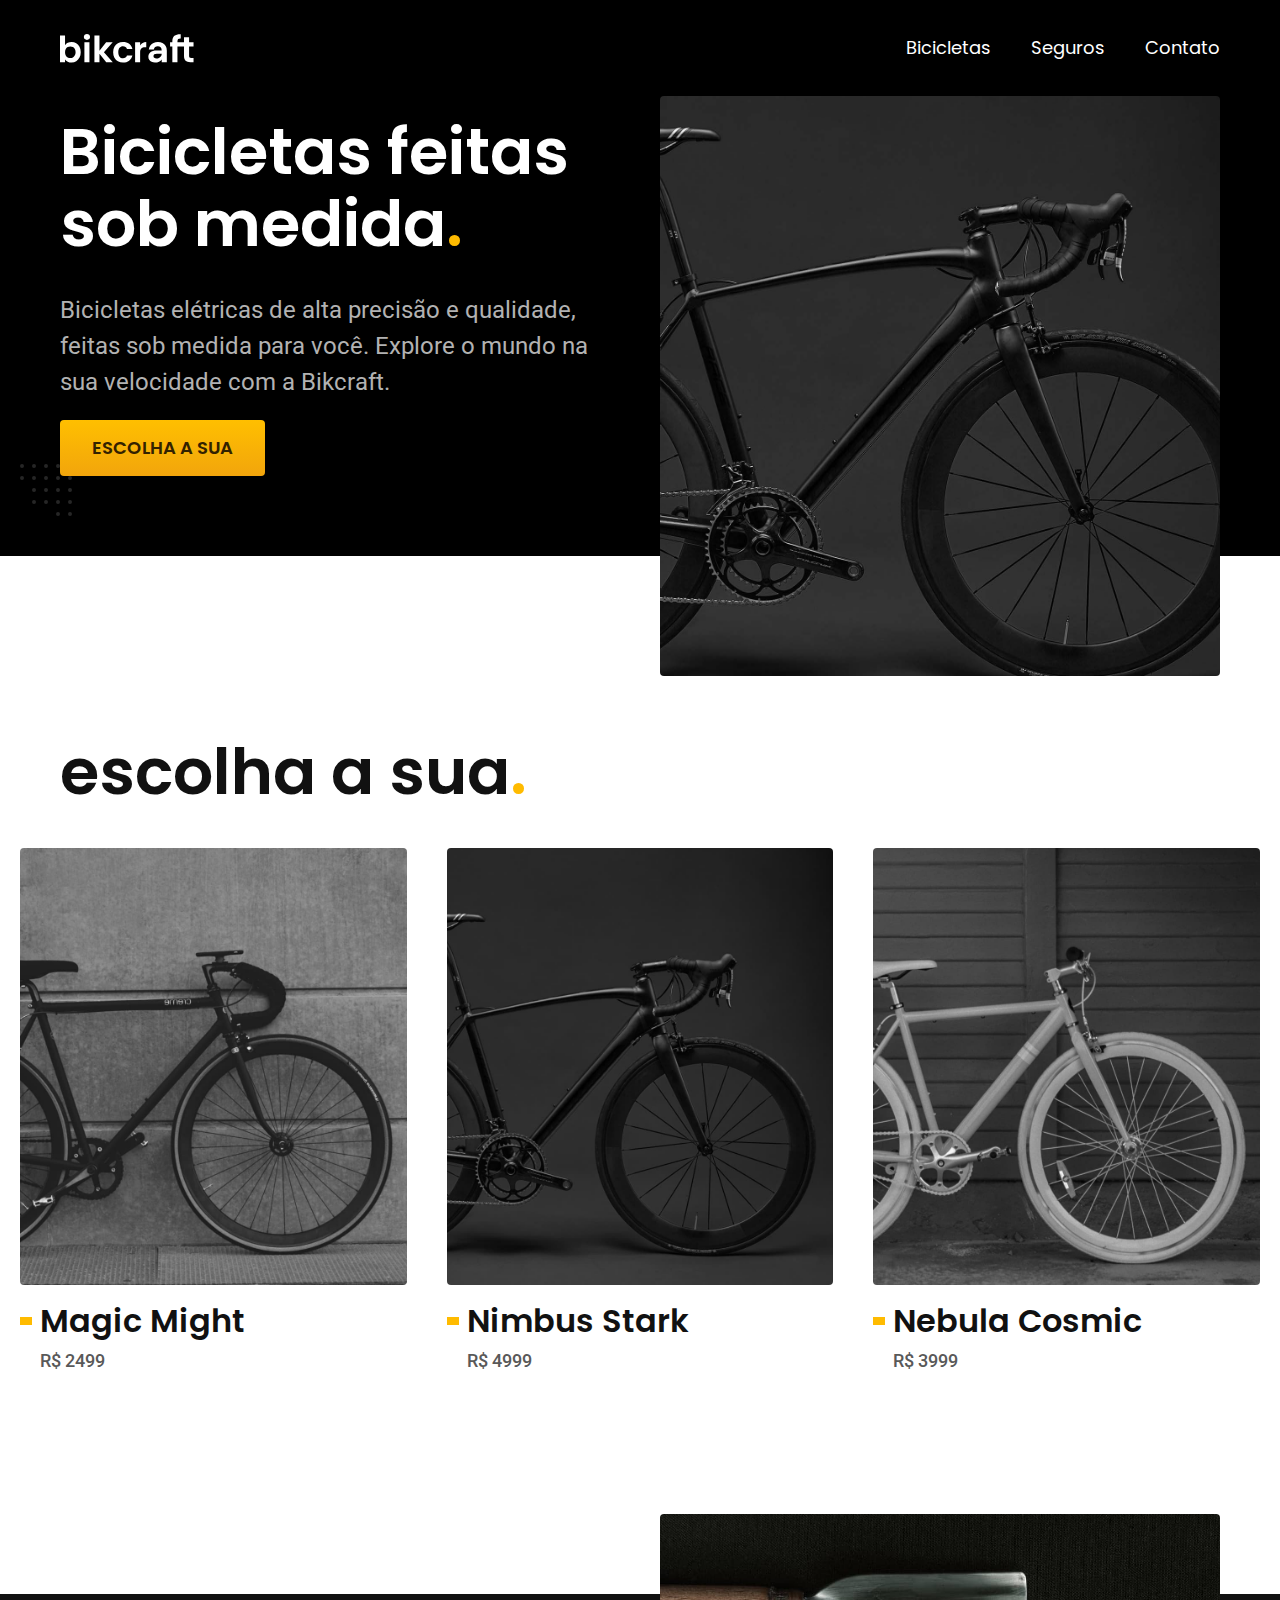
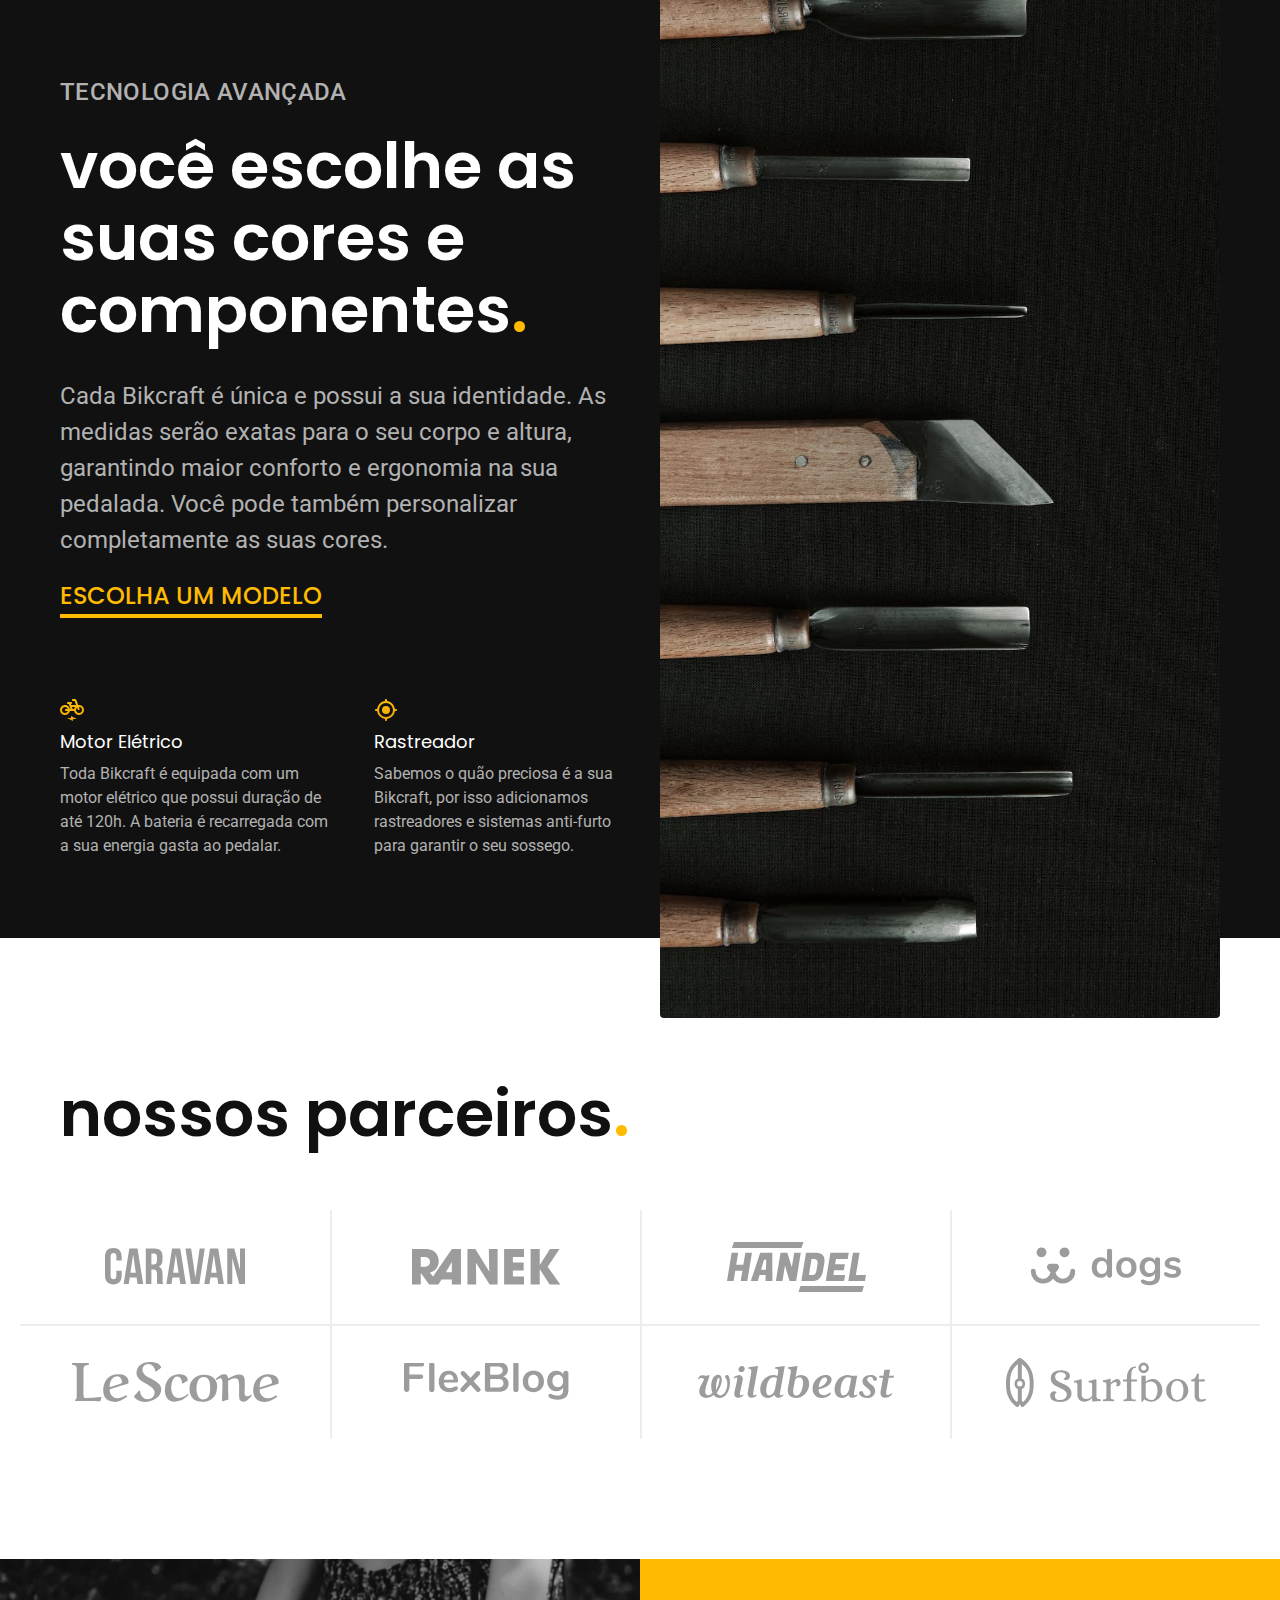
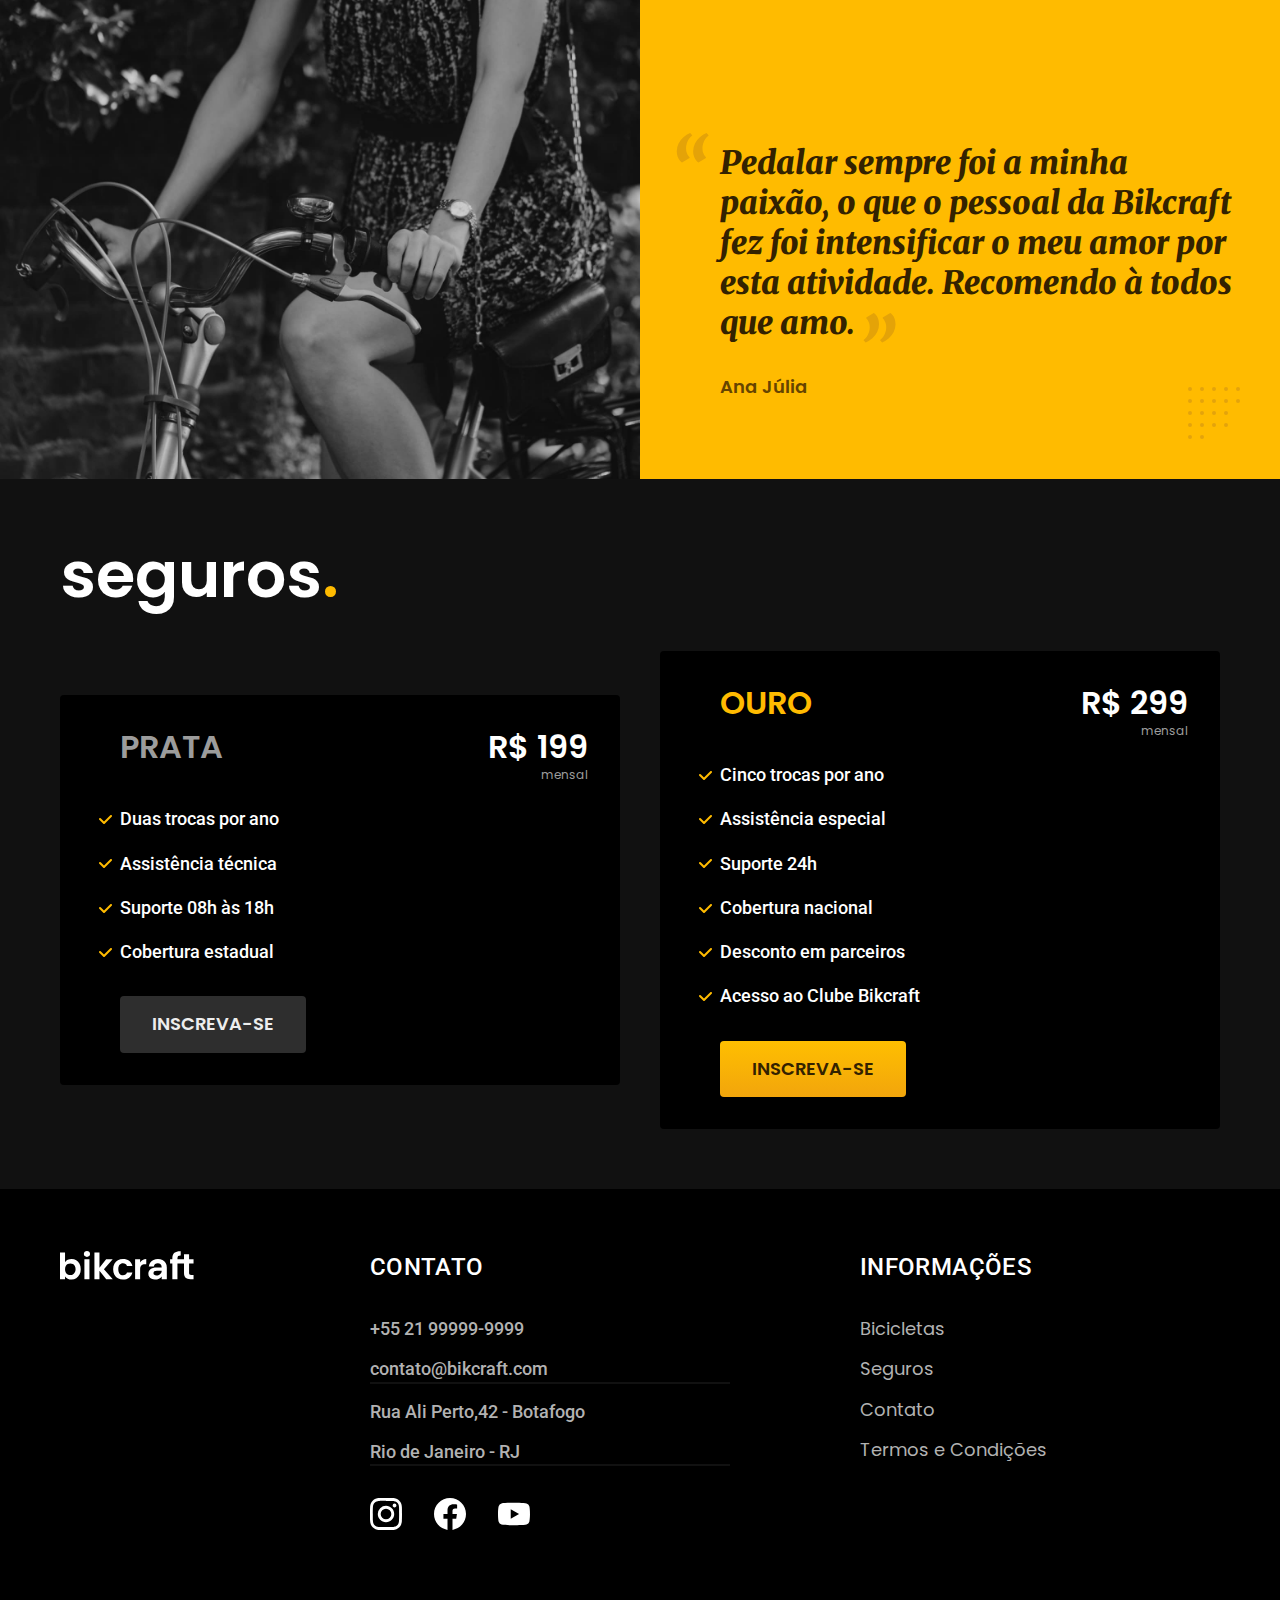
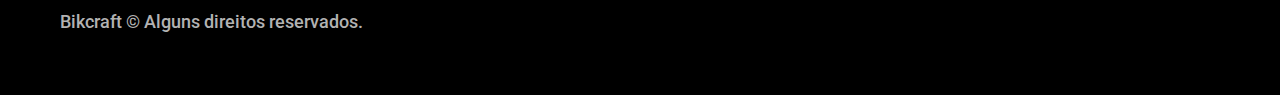
<file: index.html>
<!DOCTYPE html>
<html lang="pt-br">

<head>
  <meta charset="UTF-8">
  <meta http-equiv="X-UA-Compatible" content="IE=edge">
  <meta name="viewport" content="width=device-width, initial-scale=1.0">
  <meta name="description" content="Bicicletas elétricas de alta precisão e qualidade, feitas sob medida para você. Explore o mundo na sua velocidade com a Bikcraft.
  ">
  <link rel="preload" href="/css/style.css" as="style">
  <link rel="stylesheet" href="/css/style.css">
  <link rel="preconnect" href="https://fonts.googleapis.com">
  <link rel="preconnect" href="https://fonts.gstatic.com" crossorigin>
  <link href="https://fonts.googleapis.com/css2?family=Merriweather:ital,wght@1,900&family=Poppins:wght@400;600&family=Roboto:wght@400;500&display=swap" rel="stylesheet">
  <title>Bikcraft - Bicicletas Elétricas</title>
</head>

<body>
  <header class="header-bg">
    <div class="header conteiner">
      <a href="/"><img src="/img/bikcraft.svg" width="136" height="32" alt="bikcraft"></a>
      <nav>
        <ul class="header-menu font-1-m cor-0">
          <li><a href="./bicicletas.html">Bicicletas</a></li>
          <li><a href="./seguros.html">Seguros</a></li>
          <li><a href="./contato.html">Contato</a></li>
        </ul>
      </nav>
    </div>
  </header>
  <main class="intro-bg">
    <div class="intro conteiner">
      <div class="intro-conteudo">
        <h1 class="font-1-xxl cor-0">Bicicletas feitas sob medida<span class="cor-p1">.</span></h1>
        <p class="font-2-l cor-5">Bicicletas elétricas de alta precisão e qualidade, feitas sob medida para você. Explore o mundo na sua velocidade com a Bikcraft.</p><a href="./bicicletas.html" class="botao">Escolha a sua</a>
      </div>
      <picture>
        <source media="(max-width: 800px)" srcset="./img/bicicletas/nimbus.jpg">
        <img src="./img/fotos/introducao.jpg" width="1280" height="1600" alt="Bicicleta elétrica preta">
      </picture>
    </div>
  </main>
  <article class="bicicleta-lista">
    <h2 class="font-1-xxl conteiner">escolha a sua<span class="cor-p1">.</span></h2>
    <ul>
      <li><a href="./bicicletas/magic.html"><img src="/img/bicicletas/magic-home.jpg" width="920" height="1040" alt="Bicicleta preta">
          <h3 class="font-1-xl">Magic Might</h3><span class="font-2-m cor-8">R$ 2499</span>
        </a>
      </li>
      <li><a href="./bicicletas/nimbus.html"><img src="/img/bicicletas/nimbus-home.jpg" width="920" height="1040" alt="Bicicleta preta">
          <h3 class="font-1-xl">Nimbus Stark</h3><span class="font-2-m cor-8">R$ 4999</span>
        </a>
      </li>
      <li><a href="./bicicletas/nebula.html"><img src="/img/bicicletas/nebula-home.jpg" width="920" height="1040" alt="Bicicleta branca">
          <h3 class="font-1-xl">Nebula Cosmic</h3><span class="font-2-m cor-8">R$ 3999</span>
      </li></a>
    </ul>
  </article>
  <article class="tecnologia-bg">
    <div class="tecnologia conteiner">
      <div class="tecnologia-conteudo">
        <span class="font-2-l-b cor-5">tecnologia avançada</span>
        <h2 class="font-1-xxl cor-0">você escolhe as suas cores e componentes<span class="cor-p1">.</span></h2>
        <p class="font-2-l cor-5">Cada Bikcraft é única e possui a sua identidade. As medidas serão exatas para o seu corpo e altura, garantindo maior conforto e ergonomia na sua pedalada. Você pode também personalizar completamente as suas cores.</p>
        <a href="./bicicletas.html" class="link">escolha um modelo</a>
        <div class="tecnologia-vantagens">
          <div>
            <img src="/img/icones/eletrica.svg" width="24" height="24" alt="Elétrica">
            <h3 class="font-1-m cor-0">Motor Elétrico</h3>
            <p class="font-2-s cor-5">Toda Bikcraft é equipada com um motor elétrico que possui duração de até 120h. A bateria é recarregada com a sua energia gasta ao pedalar.</p>
          </div>
          <div>
            <img src="/img/icones/rastreador.svg" width="24" height="24" alt="Rastreador">
            <h3 class="font-1-m cor-0">Rastreador</h3>
            <p class="font-2-s cor-5">Sabemos o quão preciosa é a sua Bikcraft, por isso adicionamos rastreadores e sistemas anti-furto para garantir o seu sossego.</p>
          </div>
        </div>
      </div>
      <div class="tecnologia-imagem">
        <img src="/img/fotos/tecnologia.jpg" width="1200" height="1920" alt="ferramentas">
      </div>
    </div>
  </article>
  <section class="parceiros" aria-label="Nossos Parceiros">
    <h2 class="font-1-xxl conteiner">nossos parceiros<span class="cor-p1">.</span></h2>
    <ul>
      <li><img src="/img/parceiros/caravan.svg" width="140" height="38" alt="Caravan"></li>
      <li><img src="/img/parceiros/ranek.svg" width="149" height="36" alt="Ranek"></li>
      <li><img src="/img/parceiros/handel.svg" width="139" height="50" alt="Handel"></li>
      <li><img src="/img/parceiros/dogs.svg" width="152" height="39" alt="Dogs"></li>
      <li><img src="/img/parceiros/lescone.svg" width="208" height="41" alt="Lescone"></li>
      <li><img src="/img/parceiros/flexblog.svg" width="165" height="38" alt="Flexblog"></li>
      <li><img src="/img/parceiros/wildbeast.svg" width="196" height="34" alt="Wildbeast"></li>
      <li><img src="/img/parceiros/surfbot.svg" width="200" height="49" alt="Surfbot"></li>
    </ul>
  </section>
  <section class="depoimento" aria-label="Depoimento">
    <div><img src="/img/fotos/depoimento.jpg" width="1560" height="1360" alt="Depoimento"></div>
    <div class="depoimento-conteudo">
      <blockquote class="font-1-xl cor-p5">
        <p>Pedalar sempre foi a minha paixão, o que o pessoal da Bikcraft fez foi intensificar o meu amor por esta atividade. Recomendo à todos que amo.</p>
      </blockquote>
      <span class="font-1-m-b cor-p4">Ana Júlia</span>
    </div>
  </section>
  <article class="seguros-bg">
    <div class="seguros conteiner">
      <h2 class="font-1-xxl cor-0">seguros<span class="cor-p1">.</span></h2>
      <div class="seguros-item">
        <h3 class="font-1-xl cor-6">PRATA</h3><span class="font-1-xl cor-0">R$ 199 <span class="font-1-xs cor-6">mensal</span></span>
        <ul class="cor-0 font-2-m">
          <li>Duas trocas por ano</li>
          <li>Assistência técnica</li>
          <li>Suporte 08h às 18h</li>
          <li>Cobertura estadual</li>
        </ul>
        <a class="botao secundario" href="/orcamento.html">inscreva-se</a>
      </div>
      <div class="seguros-item">
        <h3 class="font-1-xl cor-p1">OURO</h3><span class="font-1-xl cor-0">R$ 299 <span class="font-1-xs cor-6">mensal</span></span>
        <ul class="cor-0 font-2-m">
          <li>Cinco trocas por ano</li>
          <li>Assistência especial</li>
          <li>Suporte 24h</li>
          <li>Cobertura nacional</li>
          <li>Desconto em parceiros</li>
          <li>Acesso ao Clube Bikcraft</li>
        </ul>
        <a class="botao" href="/orcamento.html">inscreva-se</a>
      </div>
    </div>
  </article>
  <footer class="footer-bg">
    <div class="footer conteiner">
      <img src="/img/bikcraft.svg" width="136" height="32" alt="bikcraft">
      <div class="footer-contato">
        <h3 class="font-2-l-b cor-0">contato</h3>
        <ul class="cor-5 font-2-m">
          <li><a href="tel:+5521999999999">+55 21 99999-9999</a></li>
          <li><a href="mail:contato@bikcraft.com">contato@bikcraft.com</a></li>
          <li>Rua Ali Perto,42 - Botafogo</li>
          <li>Rio de Janeiro - RJ</li>
        </ul>
        <div class="footer-redes">
          <a href="/"><img src="/img/redes/instagram.svg" width="32" height="32" alt="instagram"></a>
          <a href="/"><img src="/img/redes/facebook.svg" width="32" height="32" alt="facebook"></a>
          <a href="/"><img src="/img/redes/youtube.svg" width="32" height="32" alt="youtube"></a>
        </div>
      </div>
      <div class="footer-infos">
        <h3 class="font-2-l-b cor-0">informações</h3>
        <nav>
          <ul class="font-1-m cor-5">
            <li><a href="./bicicletas.html">Bicicletas</a></li>
            <li><a href="./seguros.html">Seguros</a></li>
            <li><a href="./contato.html">Contato</a></li>
            <li><a href="./termos.html">Termos e Condições</a></li>
          </ul>
        </nav>
      </div>
      <p class="footer-copy font-2-m cor-5">Bikcraft © Alguns direitos reservados.</p>
    </div>
  </footer>

</body>

</html>
</file>
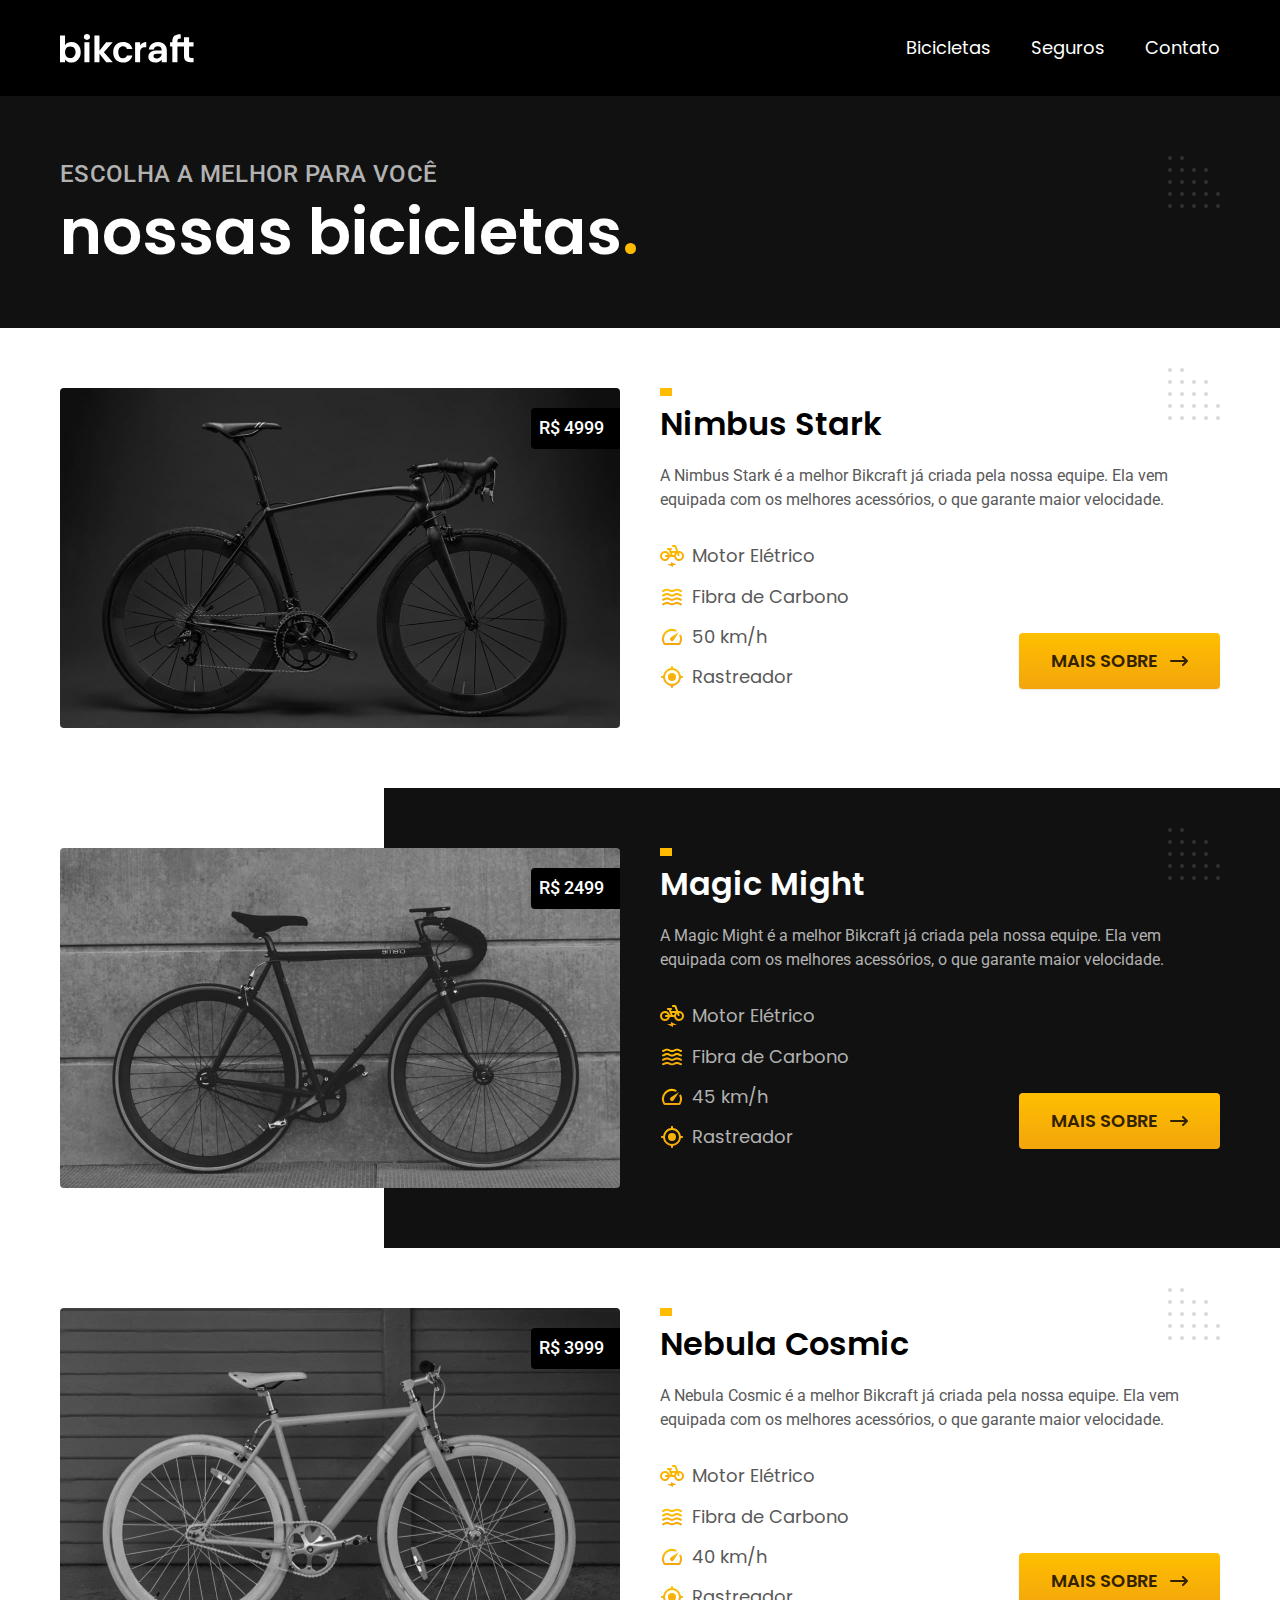
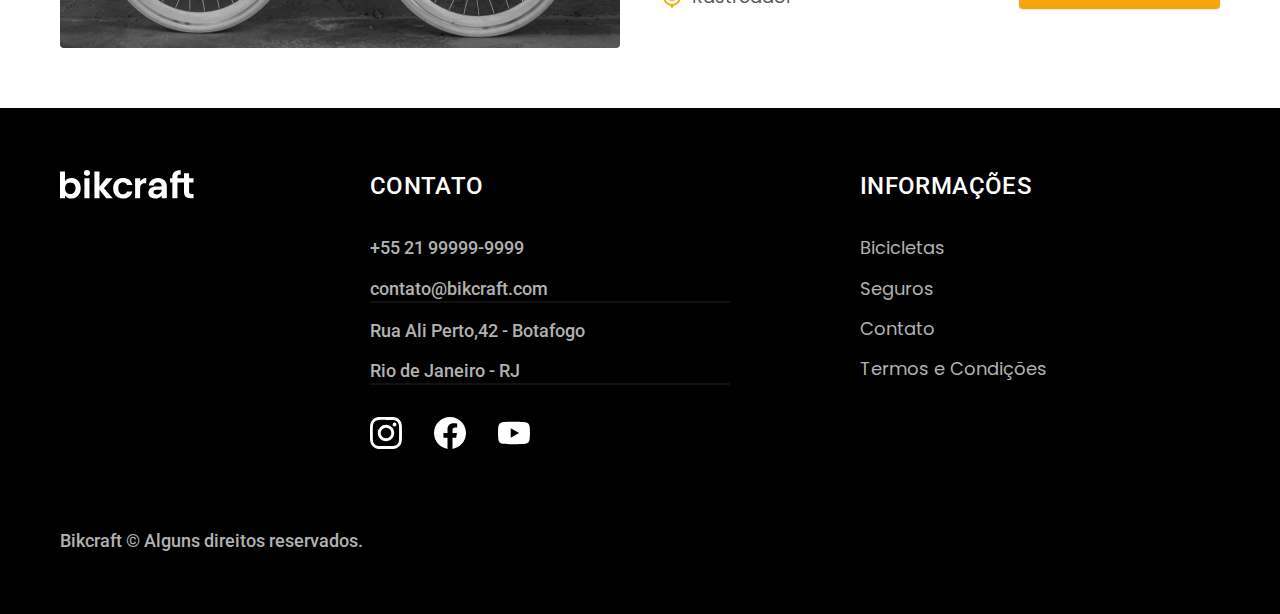
<file: bicicletas.html>
<!DOCTYPE html>
<html lang="pt-br">

<head>
  <meta charset="UTF-8">
  <meta http-equiv="X-UA-Compatible" content="IE=edge">
  <meta name="viewport" content="width=device-width, initial-scale=1.0">
  <meta name="description" content="Bicicletas.">
  <link rel="preload" href="/css/style.css" as="style">
  <link rel="stylesheet" href="/css/style.css">
  <link rel="preconnect" href="https://fonts.googleapis.com">
  <link rel="preconnect" href="https://fonts.gstatic.com" crossorigin>
  <link href="https://fonts.googleapis.com/css2?family=Merriweather:ital,wght@1,900&family=Poppins:wght@400;600&family=Roboto:wght@400;500&display=swap" rel="stylesheet">
  <title>Bicicletas | Bikcraft</title>
</head>

<body id="bicicletas">
  <header class="header-bg">
    <div class="header conteiner">
      <a href="/"><img src="/img/bikcraft.svg" width="136" height="32" alt="bikcraft"></a>
      <nav>
        <ul class="header-menu font-1-m cor-0">
          <li><a href="./bicicletas.html">Bicicletas</a></li>
          <li><a href="./seguros.html">Seguros</a></li>
          <li><a href="./contato.html">Contato</a></li>
        </ul>
      </nav>
    </div>
  </header>
  <main>
    <div class="titulo-bg">
      <div class="titulo conteiner">
        <p class=" font-2-l-b cor-5">Escolha a melhor para você</p>
        <h1 class="font-1-xxl cor-0">nossas bicicletas<span class="cor-p1">.</span> </h1>
      </div>
    </div>
    <div class="bicicletas conteiner">
      <div class="bicicletas-imagem">
        <img src="/img/bicicletas/nimbus.jpg" width="1120" height="680" alt=""><span class="font-2-m cor-0">R$ 4999</span>
      </div>
      <div class="bicicletas-conteudo">
        <h2 class="font-1-xl cor-12">Nimbus Stark</h2>
        <p class="font-2-s cor-8">A Nimbus Stark é a melhor Bikcraft já criada pela nossa equipe. Ela vem equipada com os melhores acessórios, o que garante maior velocidade.</p>
        <ul class="font-1-m cor-8">
          <li><img src="/img/icones/eletrica.svg" width="24" height="24" alt="">Motor Elétrico</li>
          <li><img src="/img/icones/carbono.svg" width="24" height="24" alt="">Fibra de Carbono</li>
          <li><img src="/img/icones/velocidade.svg" width="24" height="24" alt="">50 km/h</li>
          <li><img src="/img/icones/rastreador.svg" width="24" height="24" alt="">Rastreador</li>
        </ul>
        <a href="./bicicletas/nimbus.html" class="botao seta">Mais sobre</a>
      </div>
    </div>
    <div class="bicicletas-bg">
      <div class="bicicletas conteiner">
        <div class="bicicletas-imagem">
          <img src="/img/bicicletas/magic.jpg" width="1120" height="680" alt=""><span class="font-2-m cor-0">R$ 2499</span>
        </div>
        <div class="bicicletas-conteudo">
          <h2 class="font-1-xl cor-0">Magic Might</h2>
          <p class="font-2-s cor-5">A Magic Might é a melhor Bikcraft já criada pela nossa equipe. Ela vem equipada com os melhores acessórios, o que garante maior velocidade.</p>
          <ul class="font-1-m cor-5">
            <li><img src="/img/icones/eletrica.svg" width="24" height="24" alt="">Motor Elétrico</li>
            <li><img src="/img/icones/carbono.svg" width="24" height="24" alt="">Fibra de Carbono</li>
            <li><img src="/img/icones/velocidade.svg" width="24" height="24" alt="">45 km/h</li>
            <li><img src="/img/icones/rastreador.svg" width="24" height="24" alt="">Rastreador</li>
          </ul>
          <a href="./bicicletas/magic.html" class="botao seta">Mais sobre</a>
        </div>
      </div>
    </div>
    <div class="bicicletas conteiner">
      <div class="bicicletas-imagem">
        <img src="/img/bicicletas/nebula.jpg" width="1120" height="680" alt=""><span class="font-2-m cor-0">R$ 3999</span>
      </div>
      <div class="bicicletas-conteudo">
        <h2 class="font-1-xl cor-12">Nebula Cosmic</h2>
        <p class="font-2-s cor-8">A Nebula Cosmic é a melhor Bikcraft já criada pela nossa equipe. Ela vem equipada com os melhores acessórios, o que garante maior velocidade.</p>
        <ul class="font-1-m cor-8">
          <li><img src="/img/icones/eletrica.svg" width="24" height="24" alt="">Motor Elétrico</li>
          <li><img src="/img/icones/carbono.svg" width="24" height="24" alt="">Fibra de Carbono</li>
          <li><img src="/img/icones/velocidade.svg" width="24" height="24" alt="">40 km/h</li>
          <li><img src="/img/icones/rastreador.svg" width="24" height="24" alt="">Rastreador</li>
        </ul>
        <a href="./bicicletas/nebula.html" class="botao seta">Mais sobre</a>
      </div>
    </div>

  </main>
  <footer class="footer-bg">
    <div class="footer conteiner">
      <img src="/img/bikcraft.svg" width="136" height="32" alt="bikcraft">
      <div class="footer-contato">
        <h3 class="font-2-l-b cor-0">contato</h3>
        <ul class="cor-5 font-2-m">
          <li><a href="tel:+5521999999999">+55 21 99999-9999</a></li>
          <li><a href="mail:contato@bikcraft.com">contato@bikcraft.com</a></li>
          <li>Rua Ali Perto,42 - Botafogo</li>
          <li>Rio de Janeiro - RJ</li>
        </ul>
        <div class="footer-redes">
          <a href="/"><img src="/img/redes/instagram.svg" width="32" height="32" alt="instagram"></a>
          <a href="/"><img src="/img/redes/facebook.svg" width="32" height="32" alt="facebook"></a>
          <a href="/"><img src="/img/redes/youtube.svg" width="32" height="32" alt="youtube"></a>
        </div>
      </div>
      <div class="footer-infos">
        <h3 class="font-2-l-b cor-0">informações</h3>
        <nav>
          <ul class="font-1-m cor-5">
            <li><a href="./bicicletas.html">Bicicletas</a></li>
            <li><a href="./seguros.html">Seguros</a></li>
            <li><a href="./contato.html">Contato</a></li>
            <li><a href="./termos.html">Termos e Condições</a></li>
          </ul>
        </nav>
      </div>
      <p class="footer-copy font-2-m cor-5">Bikcraft © Alguns direitos reservados.</p>
    </div>
  </footer>
</body>

</html>
</file>
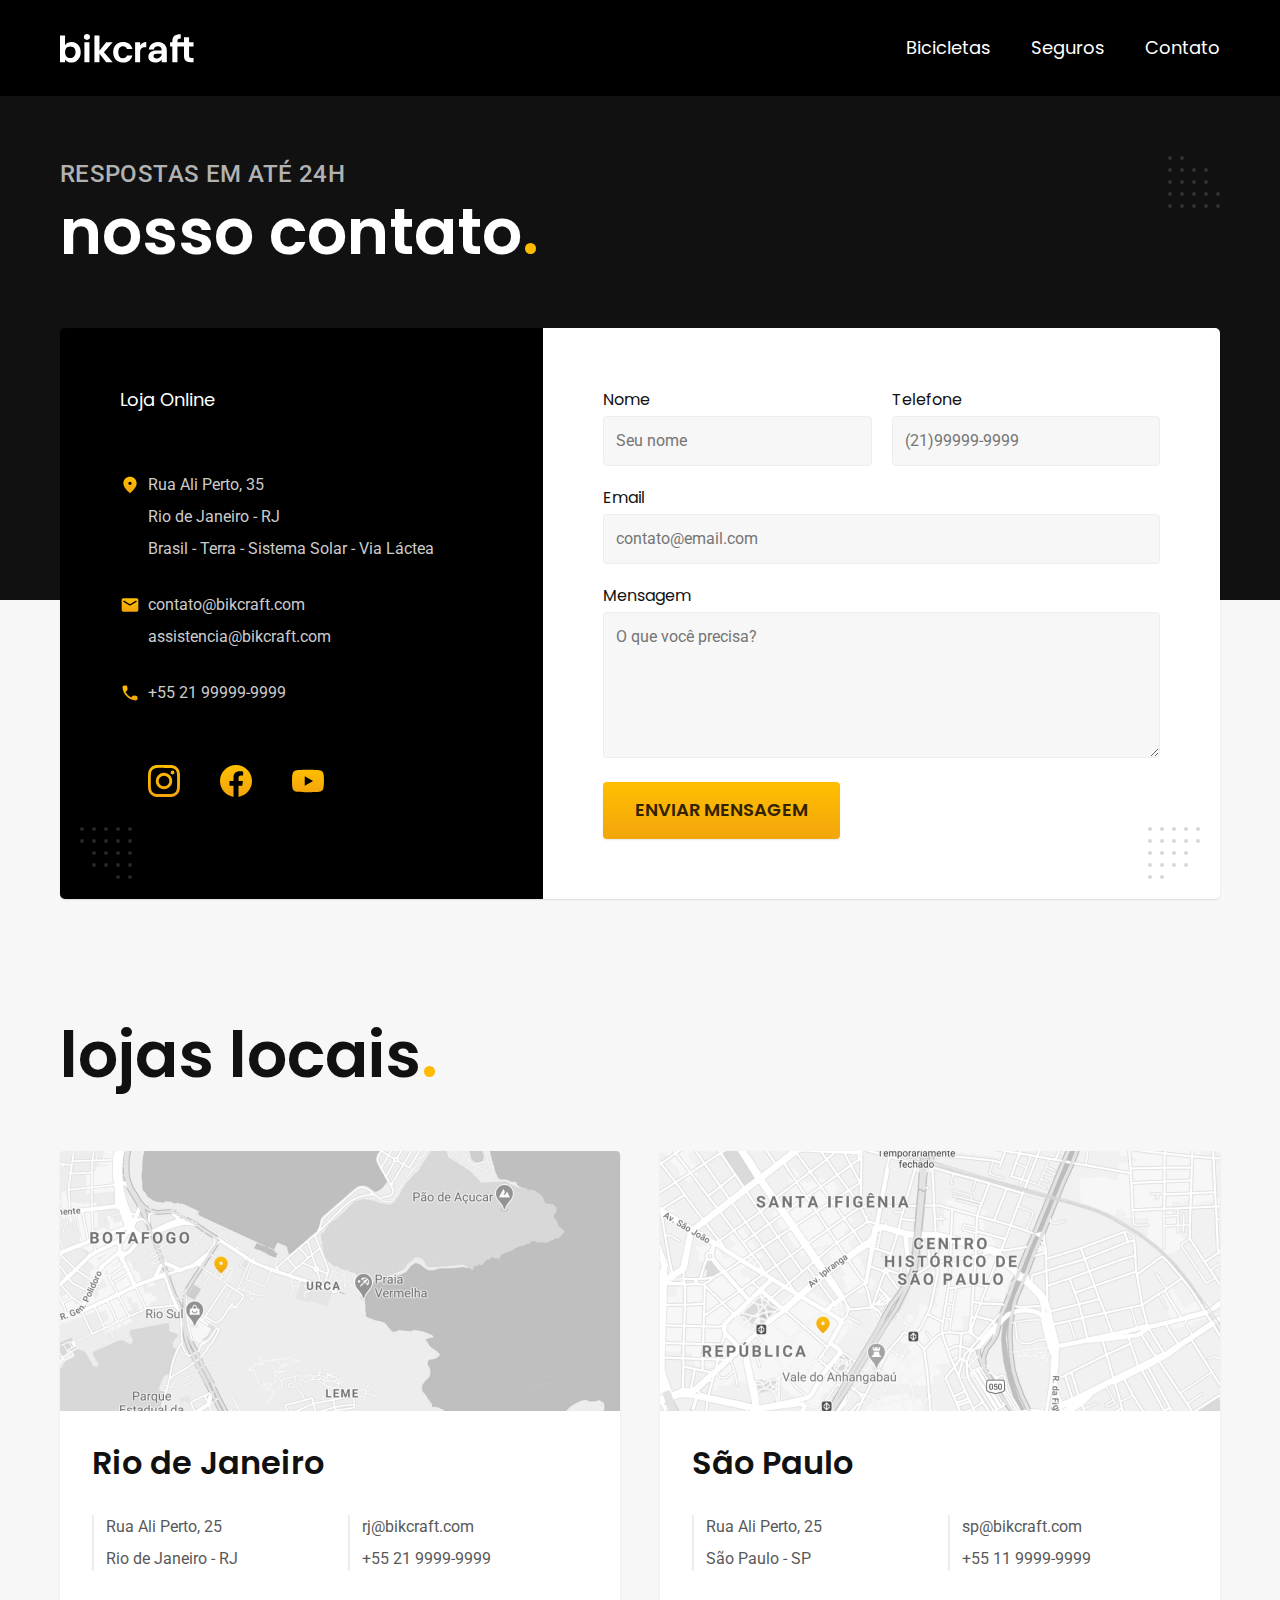
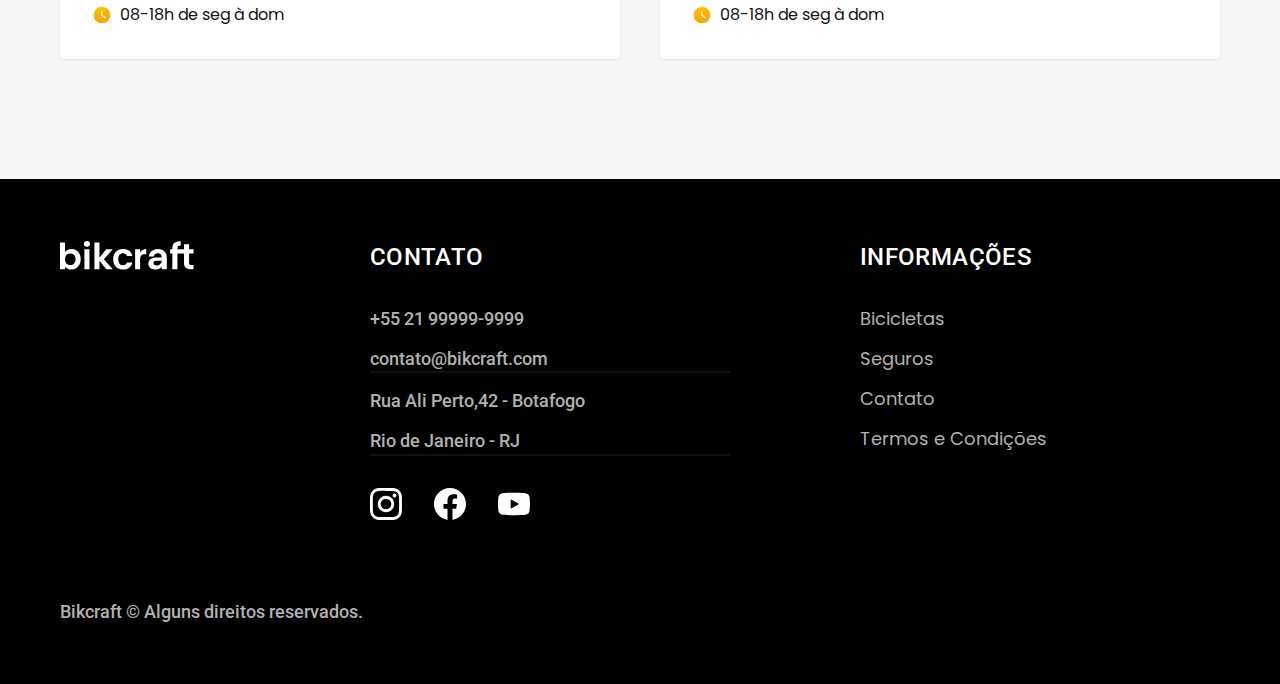
<file: contato.html>
<!DOCTYPE html>
<html lang="pt-br">

<head>
  <meta charset="UTF-8">
  <meta http-equiv="X-UA-Compatible" content="IE=edge">
  <meta name="viewport" content="width=device-width, initial-scale=1.0">
  <meta name="description" content="Contato">
  <link rel="preload" href="/css/style.css" as="style">
  <link rel="stylesheet" href="/css/style.css">
  <link rel="preconnect" href="https://fonts.googleapis.com">
  <link rel="preconnect" href="https://fonts.gstatic.com" crossorigin>
  <link href="https://fonts.googleapis.com/css2?family=Merriweather:ital,wght@1,900&family=Poppins:wght@400;600&family=Roboto:wght@400;500&display=swap" rel="stylesheet">
  <title>Contato | Bikcraft</title>
</head>

<body id="contato">
  <header class="header-bg">
    <div class="header conteiner">
      <a href="/"><img src="/img/bikcraft.svg" width="136" height="32" alt="bikcraft"></a>
      <nav>
        <ul class="header-menu font-1-m cor-0">
          <li><a href="./bicicletas.html">Bicicletas</a></li>
          <li><a href="./seguros.html">Seguros</a></li>
          <li><a href="./contato.html">Contato</a></li>
        </ul>
      </nav>
    </div>
  </header>
  <main>
    <div class="titulo-bg">
      <div class="titulo conteiner">
        <p class=" font-2-l-b cor-5">respostas em até 24h</p>
        <h1 class="font-1-xxl cor-0">nosso contato<span class="cor-p1">.</span> </h1>
      </div>
    </div>
    <div class="contato conteiner">
      <section class="contato-dados" aria-label="Endereço">
        <h2 class="font-1-m cor-0">Loja Online</h2>
        <div class="contato-endereco font-2-s cor-4">
          <p>Rua Ali Perto, 35</p>
          <p>Rio de Janeiro - RJ</p>
          <p>Brasil - Terra - Sistema Solar - Via Láctea</p>
        </div>
        <address class="contato-meios font-2-s cor-4">
          <a href="mailto:contato@bikcraft.com">contato@bikcraft.com</a>
          <a href="mailto:assistencia@bikcraft.com"> assistencia@bikcraft.com</a>
          <a href="tel:+5521999999999">+55 21 99999-9999</a>
        </address>
        <div class="contato-redes">
          <a href="./"><img src="/img/redes/instagram-p.svg" width="32" height="32" alt="instagram"></a>
          <a href="./"> <img src="/img/redes/facebook-p.svg" width="32" height="32" alt="facebook"></a>
          <a href="./"> <img src="/img/redes/youtube-p.svg" width="32" height="32" alt="youtube"></a>
        </div>
      </section>
      <section aria-label="formulario" class="contato-formulario">
        <form class="form" action="./contato.html">
          <div><label for="nome">Nome</label>
            <input type="text" id="nome" name="nome" placeholder="Seu nome">
          </div>
          <div>
            <label for="telefone">Telefone</label>
            <input type="text" id="telefone" name="telefone" placeholder="(21)99999-9999">
          </div>
          <div class="col-2">
            <label for="email">Email</label>
            <input type="email" id="email" name="email" placeholder="contato@email.com">
          </div>
          <div class="col-2">
            <label for="mensagem">Mensagem</label>
            <textarea rows="5" id="mensagem" name="mensagem" placeholder="O que você precisa?"></textarea>
          </div>
          <button class="col-2 botao">Enviar mensagem</button>
        </form>
      </section>
    </div>
  </main>
  <article class="lojas conteiner">
    <h2 class="font-1-xxl">lojas locais<span class="cor-p1">.</span></h2>
    <div class="lojas-item">
      <img src="./img/lojas/rj.jpg" width="1120" height="520" alt="mapa marcando o endereço em Rua Ali Perto, 25 - Rio de Janeiro - RJ">
      <div class="lojas-conteudo">
        <h3 class="font-1-xl">Rio de Janeiro</h3>
        <div class="lojas-dados font-2-s cor-8">
          <p>Rua Ali Perto, 25</p>
          <p>Rio de Janeiro - RJ</p>
        </div>
        <div class="lojas-dados font-2-s cor-8">
          <a href="mailto:rj@bikcraft.com">rj@bikcraft.com</a>
          <a href="tel:+552199999999">+55 21 9999-9999</a>
        </div>
        <p class="lojas-tempo font-1-s"><img src="./img/icones/horario.svg" width="20" height="20" alt="">08-18h de seg à dom</p>
      </div>
    </div>

    <div class="lojas-item">
      <img src="./img/lojas/sp.jpg" width="1120" height="520" alt="mapa marcando o endereço em Rua Ali Perto, 25 - São Paulo - SP">
      <div class="lojas-conteudo">
        <h3 class="font-1-xl">São Paulo</h3>
        <div class="lojas-dados font-2-s cor-8">
          <p>Rua Ali Perto, 25</p>
          <p>São Paulo - SP</p>
        </div>
        <div class="lojas-dados font-2-s cor-8">
          <a href="mailto:sp@bikcraft.com">sp@bikcraft.com</a>
          <a href="tel:+551199999999">+55 11 9999-9999</a>
        </div>
        <p class="lojas-tempo font-1-s"><img src="./img/icones/horario.svg" width="20" height="20" alt="">08-18h de seg à dom</p>
      </div>
    </div>
  </article>
  <footer class="footer-bg">
    <div class="footer conteiner">
      <img src="/img/bikcraft.svg" width="136" height="32" alt="bikcraft">
      <div class="footer-contato">
        <h3 class="font-2-l-b cor-0">contato</h3>
        <ul class="cor-5 font-2-m">
          <li><a href="tel:+5521999999999">+55 21 99999-9999</a></li>
          <li><a href="mail:contato@bikcraft.com">contato@bikcraft.com</a></li>
          <li>Rua Ali Perto,42 - Botafogo</li>
          <li>Rio de Janeiro - RJ</li>
        </ul>
        <div class="footer-redes">
          <a href="/"><img src="/img/redes/instagram.svg" width="32" height="32" alt="instagram"></a>
          <a href="/"><img src="/img/redes/facebook.svg" width="32" height="32" alt="facebook"></a>
          <a href="/"><img src="/img/redes/youtube.svg" width="32" height="32" alt="youtube"></a>
        </div>
      </div>
      <div class="footer-infos">
        <h3 class="font-2-l-b cor-0">informações</h3>
        <nav>
          <ul class="font-1-m cor-5">
            <li><a href="./bicicletas.html">Bicicletas</a></li>
            <li><a href="./seguros.html">Seguros</a></li>
            <li><a href="./contato.html">Contato</a></li>
            <li><a href="./termos.html">Termos e Condições</a></li>
          </ul>
        </nav>
      </div>
      <p class="footer-copy font-2-m cor-5">Bikcraft © Alguns direitos reservados.</p>
    </div>
  </footer>

</body>

</html>
</file>
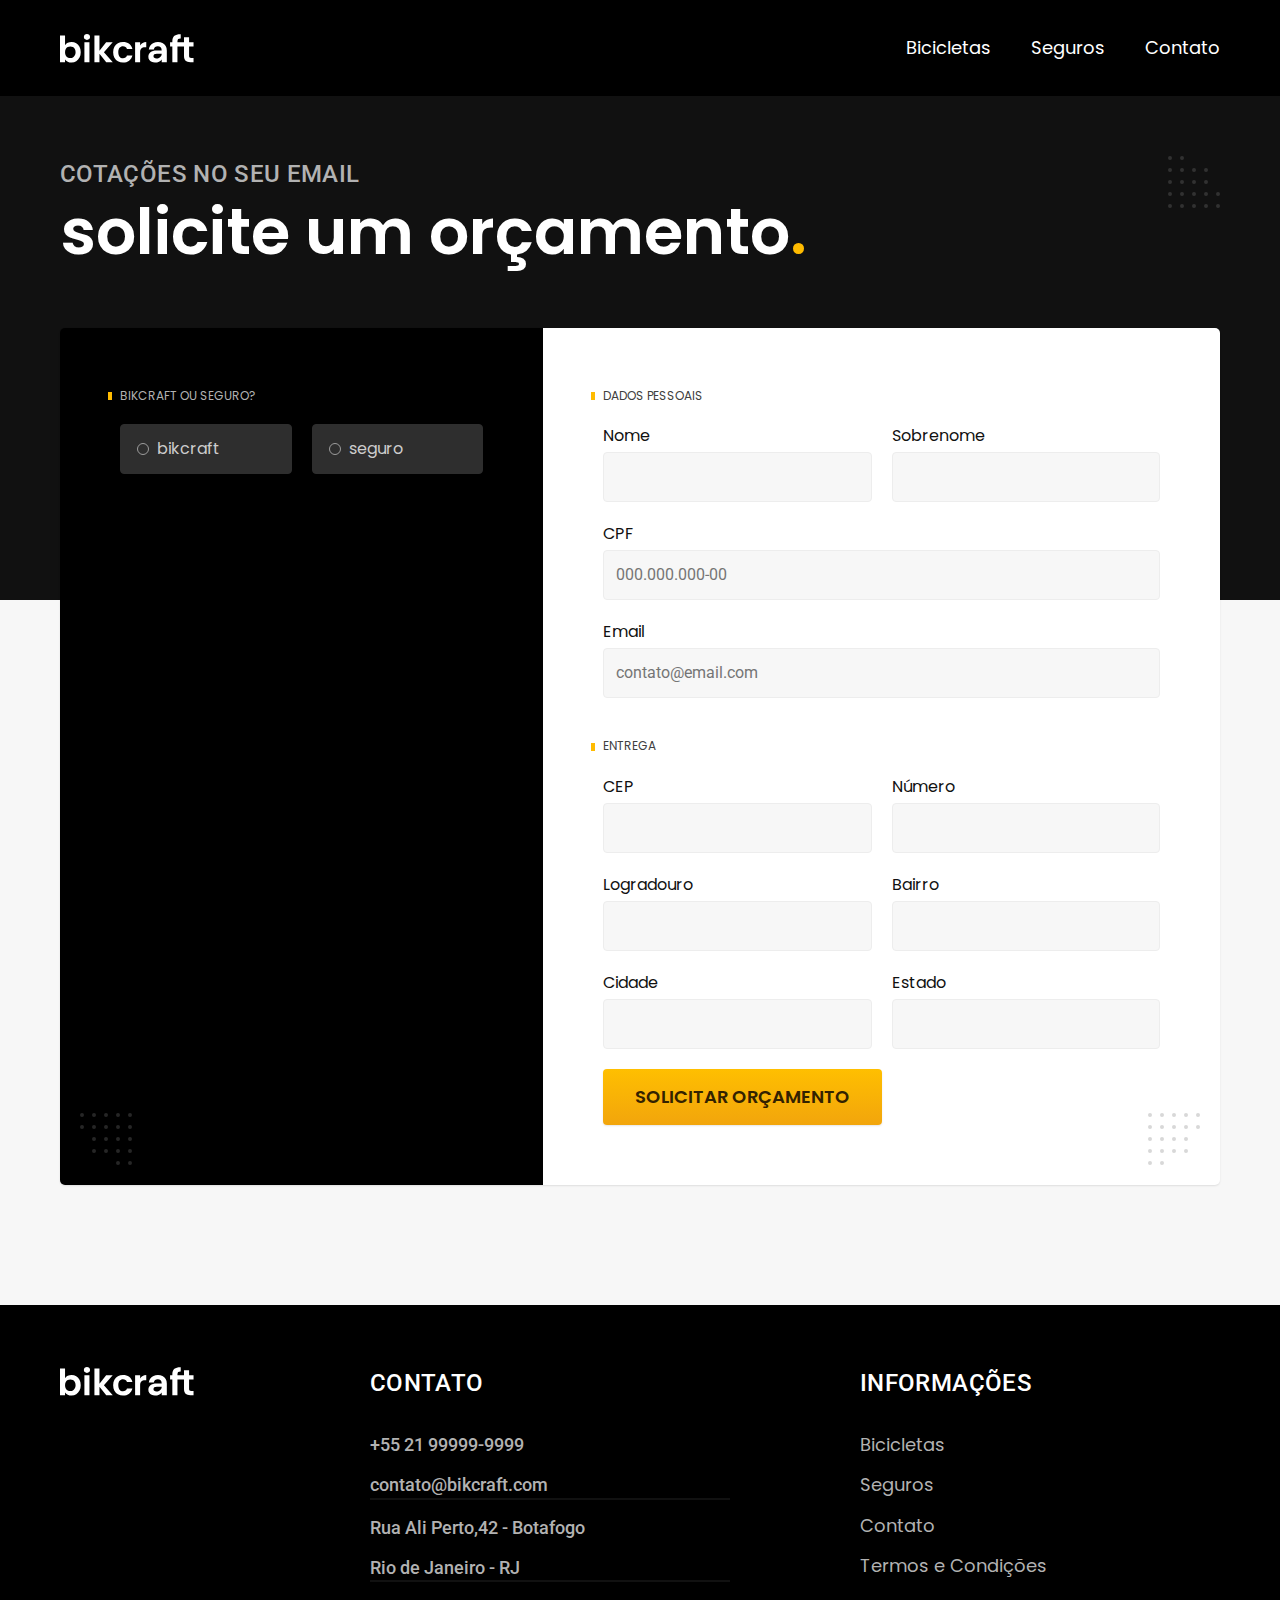
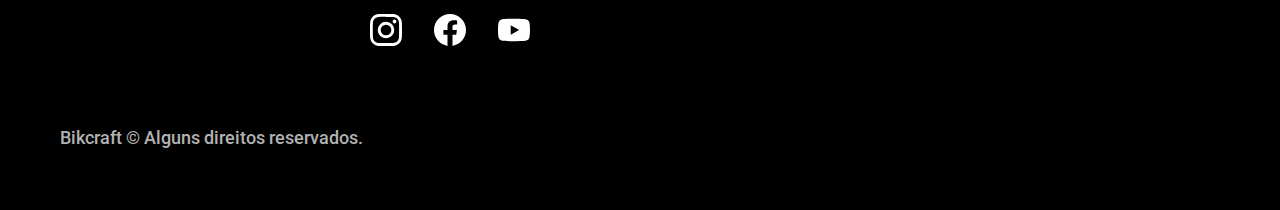
<file: orcamento.html>
<!DOCTYPE html>
<html lang="pt-br">

<head>
  <meta charset="UTF-8">
  <meta http-equiv="X-UA-Compatible" content="IE=edge">
  <meta name="viewport" content="width=device-width, initial-scale=1.0">
  <meta name="description" content="Orçamento">
  <link rel="preload" href="/css/style.css" as="style">
  <link rel="stylesheet" href="/css/style.css">
  <link rel="preconnect" href="https://fonts.googleapis.com">
  <link rel="preconnect" href="https://fonts.gstatic.com" crossorigin>
  <link href="https://fonts.googleapis.com/css2?family=Merriweather:ital,wght@1,900&family=Poppins:wght@400;600&family=Roboto:wght@400;500&display=swap" rel="stylesheet">
  <title>Orçamento | Bikcraft</title>
</head>

<body id="orcamento">
  <header class="header-bg">
    <div class="header conteiner">
      <a href="/"><img src="/img/bikcraft.svg" width="136" height="32" alt="bikcraft"></a>
      <nav>
        <ul class="header-menu font-1-m cor-0">
          <li><a href="./bicicletas.html">Bicicletas</a></li>
          <li><a href="./seguros.html">Seguros</a></li>
          <li><a href="./contato.html">Contato</a></li>
        </ul>
      </nav>
    </div>
  </header>
  <main>
    <div class="titulo-bg">
      <div class="titulo conteiner">
        <p class=" font-2-l-b cor-5">Cotações no seu email</p>
        <h1 class="font-1-xxl cor-0">solicite um orçamento<span class="cor-p1">.</span> </h1>
      </div>
    </div>
    <form class="orcamento conteiner" action="./">
      <div class="orcamento-produto">
        <h2 class="font-1-xs cor-5">Bikcraft ou seguro?</h2>
        <input type="radio" name="tipo" value="bikcraft" id="bikcraft">
        <label for="bikcraft">bikcraft</label>
        <input type="radio" name="tipo" value="seguro" id="seguro">
        <label for="seguro">seguro</label>
        <div class="orcamento-conteudo" id="orcamento-bikcraft">
          <h2 class="font-1-xs cor-5">Escolha a sua</h2>
          <input type="radio" name="produto" value="nimbus" id="nimbus">
          <label for="nimbus">Nimbus Stark <span>R$ 4999</span></label>
          <div class="orcamento-detalhes">
            <ul class="font-1-xs cor-8">
              <li><img src="./img/icones/eletrica.svg" width="24" height="24" alt="">Motor Elétrico</li>
              <li><img src="./img/icones/carbono.svg" width="24" height="24" alt="">Fibra de carbono</li>
              <li><img src="./img/icones/velocidade.svg" width="24" height="24" alt="">50 km/h</li>
              <li><img src="./img/icones/rastreador.svg" width="24" height="24" alt="">Rastreador</li>
            </ul>
            <img src="./img/bicicletas/nimbus.jpg" width="1120" height="680" alt="Bicicleta Preta">
          </div>
          <input type="radio" name="produto" value="magic" id="magic">
          <label for="magic">Magic Migth <span>R$ 2499</span></label>
          <div class="orcamento-detalhes">
            <ul class="font-1-xs cor-8">
              <li><img src="./img/icones/eletrica.svg" width="24" height="24" alt="">Motor Elétrico</li>
              <li><img src="./img/icones/carbono.svg" width="24" height="24" alt="">Fibra de carbono</li>
              <li><img src="./img/icones/velocidade.svg" width="24" height="24" alt="">45 km/h</li>
              <li><img src="./img/icones/rastreador.svg" width="24" height="24" alt="">Rastreador</li>
            </ul>
            <img src="./img/bicicletas/magic.jpg" width="1120" height="680" alt="Bicicleta Cinza">
          </div>
          <input type="radio" name="produto" value="nebula" id="nebula">
          <label for="nebula">Nebula Cosmic <span>R$ 3999</span></label>
          <div class="orcamento-detalhes">
            <ul class="font-1-xs cor-8">
              <li><img src="./img/icones/eletrica.svg" width="24" height="24" alt="">Motor Elétrico</li>
              <li><img src="./img/icones/carbono.svg" width="24" height="24" alt="">Fibra de carbono</li>
              <li><img src="./img/icones/velocidade.svg" width="24" height="24" alt="">40 km/h</li>
              <li><img src="./img/icones/rastreador.svg" width="24" height="24" alt="">Rastreador</li>
            </ul>
            <img src="./img/bicicletas/nebula.jpg" width="1120" height="680" alt="Bicicleta Branca">
          </div>
        </div>
        <div class="orcamento-conteudo" id="orcamento-seguro">
          <h2 class="font-1-xs cor-5">Escolha o plano</h2>

          <input type="radio" name="produto" value="prata" id="prata">
          <label for="prata">Prata <span>R$ 199</span></label>

          <input type="radio" name="produto" value="ouro" id="ouro">
          <label for="ouro">Ouro <span>R$ 299</span></label>

        </div>
      </div>
      <div class="orcamento-dados form">
        <h2 class="font-1-xs cor-9 col-2">dados pessoais</h2>
        <div>
          <label for="nome">Nome</label>
          <input type="text" id="nome" name="nome">
        </div>
        <div>
          <label for="Sobrenome">Sobrenome</label>
          <input type="text" id="Sobrenome" name="Sobrenome">
        </div>
        <div class="col-2">
          <label for="CPF">CPF</label>
          <input type="text" id="CPF" name="CPF" placeholder="000.000.000-00">
        </div>
        <div class="col-2">
          <label for="email">Email</label>
          <input type="email" id="email" name="email" placeholder="contato@email.com">
        </div>
        <h2 class="font-1-xs cor-9 col-2">entrega</h2>
        <div>
          <label for="cep">CEP</label>
          <input type="text" id="cep" name="cep">
        </div>
        <div>
          <label for="número">Número</label>
          <input type="text" id="número" name="número">
        </div>
        <div>
          <label for="logradouro">Logradouro</label>
          <input type="text" id="logradouro" name="logradouro">
        </div>
        <div>
          <label for="Bairro">Bairro</label>
          <input type="text" id="Bairro" name="Bairro">
        </div>
        <div>
          <label for="Cidade">Cidade</label>
          <input type="text" id="Cidade" name="Cidade">
        </div>
        <div>
          <label for="Estado">Estado</label>
          <input type="text" id="Estado" name="Estado">
        </div>
        <button class="col-2 botao">Solicitar orçamento</button>
      </div>
    </form>
  </main>
  <footer class="footer-bg">
    <div class="footer conteiner">
      <img src="/img/bikcraft.svg" width="136" height="32" alt="bikcraft">
      <div class="footer-contato">
        <h3 class="font-2-l-b cor-0">contato</h3>
        <ul class="cor-5 font-2-m">
          <li><a href="tel:+5521999999999">+55 21 99999-9999</a></li>
          <li><a href="mail:contato@bikcraft.com">contato@bikcraft.com</a></li>
          <li>Rua Ali Perto,42 - Botafogo</li>
          <li>Rio de Janeiro - RJ</li>
        </ul>
        <div class="footer-redes">
          <a href="/"><img src="/img/redes/instagram.svg" width="32" height="32" alt="instagram"></a>
          <a href="/"><img src="/img/redes/facebook.svg" width="32" height="32" alt="facebook"></a>
          <a href="/"><img src="/img/redes/youtube.svg" width="32" height="32" alt="youtube"></a>
        </div>
      </div>
      <div class="footer-infos">
        <h3 class="font-2-l-b cor-0">informações</h3>
        <nav>
          <ul class="font-1-m cor-5">
            <li><a href="./bicicletas.html">Bicicletas</a></li>
            <li><a href="./seguros.html">Seguros</a></li>
            <li><a href="./contato.html">Contato</a></li>
            <li><a href="./termos.html">Termos e Condições</a></li>
          </ul>
        </nav>
      </div>
      <p class="footer-copy font-2-m cor-5">Bikcraft © Alguns direitos reservados.</p>
    </div>
  </footer>

</body>

</html>
</file>
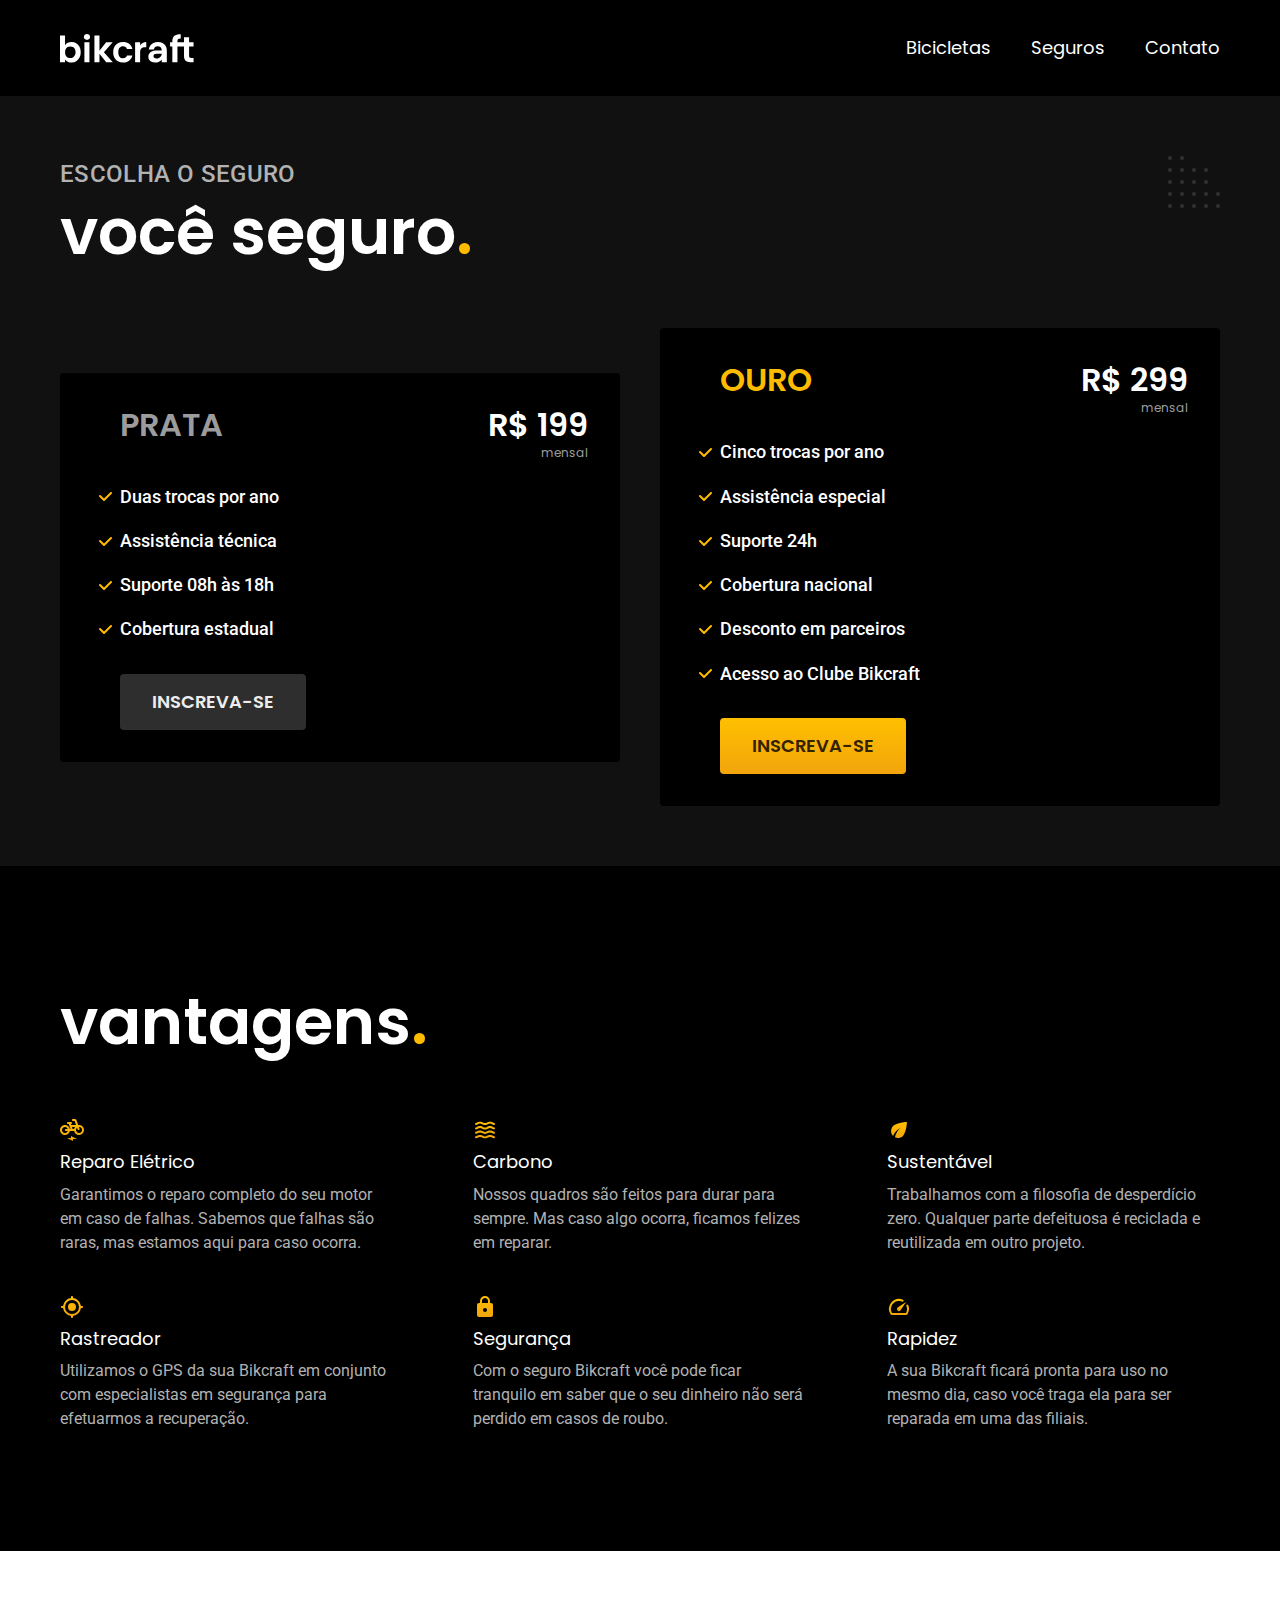
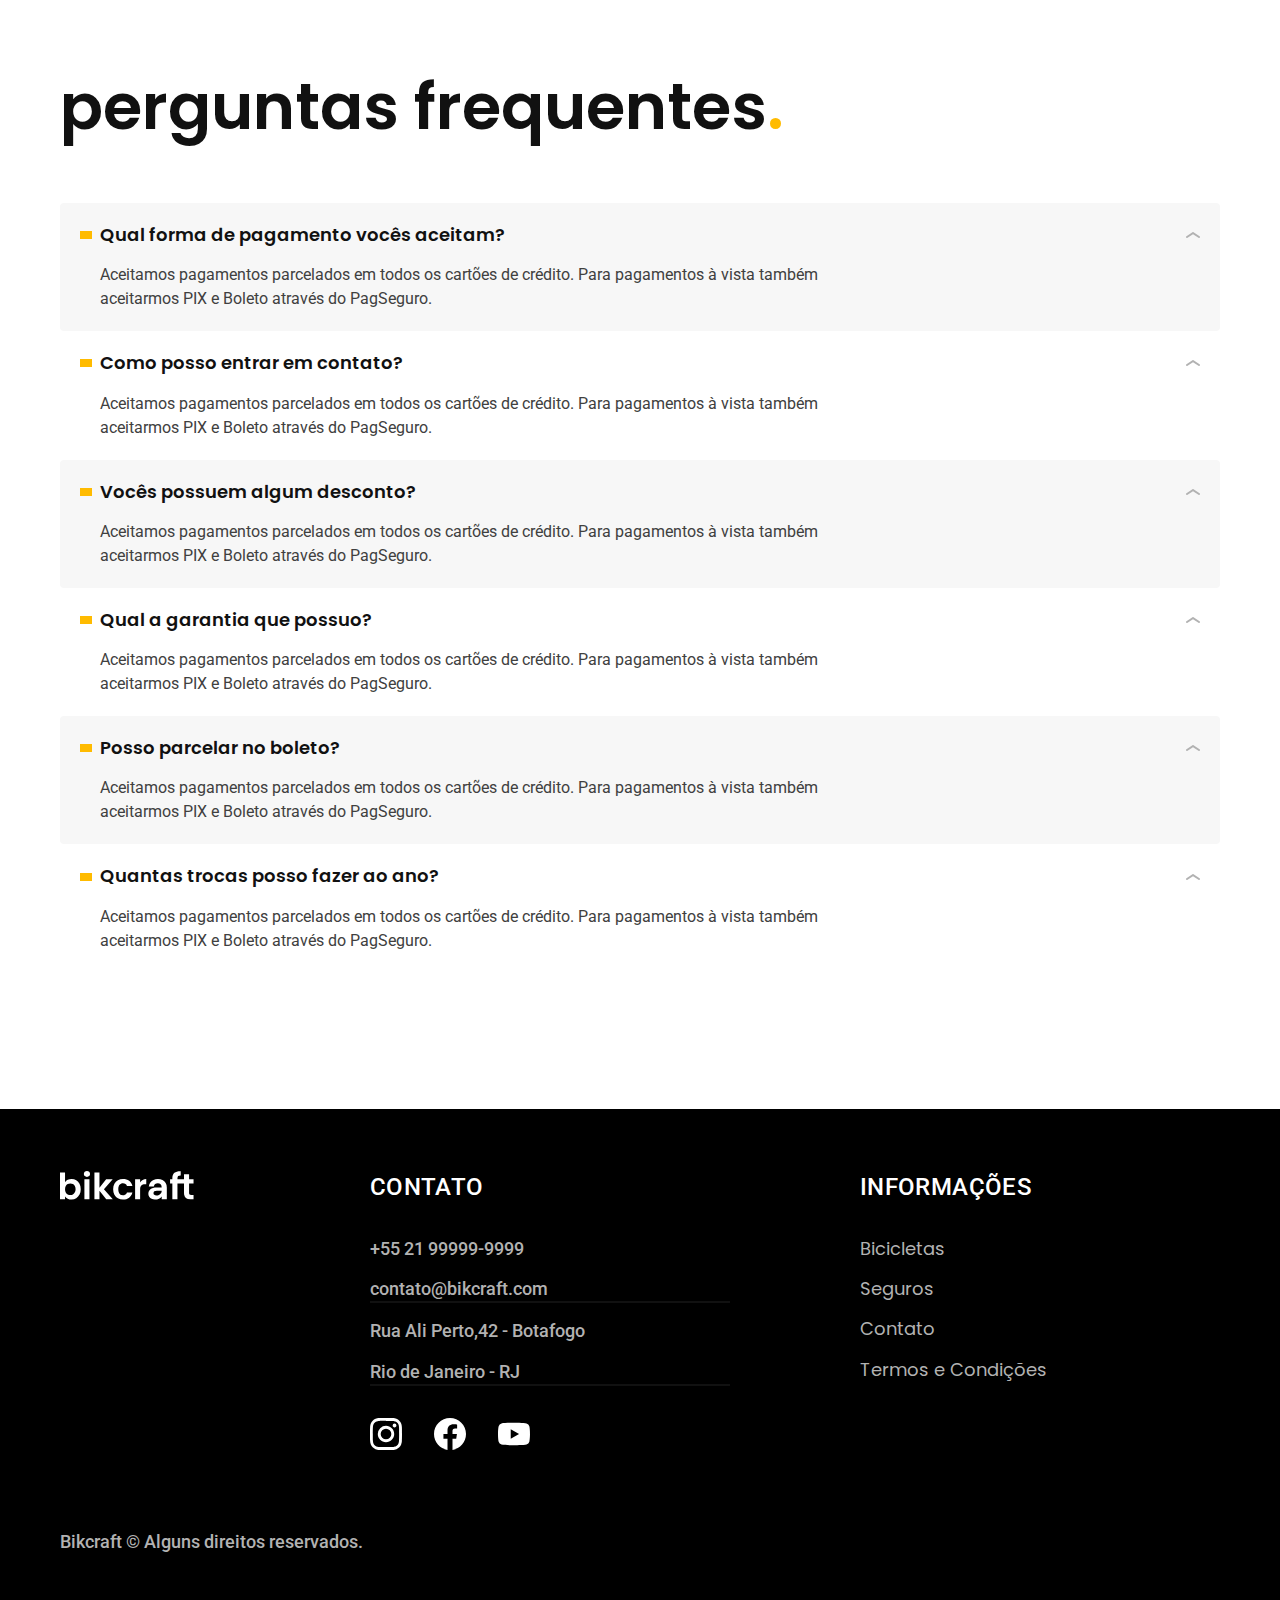
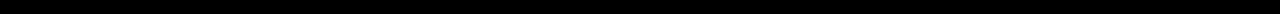
<file: seguros.html>
<!DOCTYPE html>
<html lang="pt-br">

<head>
  <meta charset="UTF-8">
  <meta http-equiv="X-UA-Compatible" content="IE=edge">
  <meta name="viewport" content="width=device-width, initial-scale=1.0">
  <meta name="description" content="Seguros.">
  <link rel="preload" href="/css/style.css" as="style">
  <link rel="stylesheet" href="/css/style.css">
  <link rel="preconnect" href="https://fonts.googleapis.com">
  <link rel="preconnect" href="https://fonts.gstatic.com" crossorigin>
  <link href="https://fonts.googleapis.com/css2?family=Merriweather:ital,wght@1,900&family=Poppins:wght@400;600&family=Roboto:wght@400;500&display=swap" rel="stylesheet">
  <title>Seguros | Bikcraft</title>
</head>

<body id="seguros">
  <header class="header-bg">
    <div class="header conteiner">
      <a href="/"><img src="/img/bikcraft.svg" width="136" height="32" alt="bikcraft"></a>
      <nav>
        <ul class="header-menu font-1-m cor-0">
          <li><a href="./bicicletas.html">Bicicletas</a></li>
          <li><a href="./seguros.html">Seguros</a></li>
          <li><a href="./contato.html">Contato</a></li>
        </ul>
      </nav>
    </div>
  </header>

  <main class="seguros-bg">
    <div class="titulo-bg">
      <div class="titulo conteiner">
        <p class=" font-2-l-b cor-5">escolha o seguro</p>
        <h1 class="font-1-xxl cor-0">você seguro<span class="cor-p1">.</span> </h1>
      </div>
    </div>
    <div class="seguros conteiner">
      <div class="seguros-item">
        <h3 class="font-1-xl cor-6">PRATA</h3><span class="font-1-xl cor-0">R$ 199 <span class="font-1-xs cor-6">mensal</span></span>
        <ul class="cor-0 font-2-m">
          <li>Duas trocas por ano</li>
          <li>Assistência técnica</li>
          <li>Suporte 08h às 18h</li>
          <li>Cobertura estadual</li>
        </ul>
        <a class="botao secundario" href="/orcamento.html">inscreva-se</a>
      </div>
      <div class="seguros-item">
        <h3 class="font-1-xl cor-p1">OURO</h3><span class="font-1-xl cor-0">R$ 299 <span class="font-1-xs cor-6">mensal</span></span>
        <ul class="cor-0 font-2-m">
          <li>Cinco trocas por ano</li>
          <li>Assistência especial</li>
          <li>Suporte 24h</li>
          <li>Cobertura nacional</li>
          <li>Desconto em parceiros</li>
          <li>Acesso ao Clube Bikcraft</li>
        </ul>
        <a class="botao" href="/orcamento.html">inscreva-se</a>
      </div>
    </div>
  </main>
  <article class="vantagens-bg">
    <div class="vantagens conteiner">
      <h2 class="font-1-xxl cor-0">vantagens<span class="cor-p1">.</span></h2>
      <ul>
        <li><img src="/img/icones/eletrica.svg" width="24" height="24" alt="">
          <h3 class="font-1-m cor-0">Reparo Elétrico
          </h3>
          <p class="font-2-s cor-5">Garantimos o reparo completo do seu motor em caso de falhas. Sabemos que falhas são raras, mas estamos aqui para caso ocorra.

          </p>
        </li>
        <li><img src="/img/icones/carbono.svg" width="24" height="24" alt="">
          <h3 class="font-1-m cor-0">Carbono
          </h3>
          <p class="font-2-s cor-5">Nossos quadros são feitos para durar para sempre. Mas caso algo ocorra, ficamos felizes em reparar.

          </p>
        </li>
        <li><img src="/img/icones/sustentavel.svg" width="24" height="24" alt="">
          <h3 class="font-1-m cor-0">Sustentável</h3>
          <p class="font-2-s cor-5">Trabalhamos com a filosofia de desperdício zero. Qualquer parte defeituosa é reciclada e reutilizada em outro projeto.

          </p>
        </li>
        <li><img src="/img/icones/rastreador.svg" width="24" height="24" alt="">
          <h3 class="font-1-m cor-0">Rastreador
          </h3>
          <p class="font-2-s cor-5">Utilizamos o GPS da sua Bikcraft em conjunto com especialistas em segurança para efetuarmos a recuperação.

          </p>
        </li>
        <li><img src="/img/icones/seguro.svg" width="24" height="24" alt="">
          <h3 class="font-1-m cor-0">Segurança</h3>
          <p class="font-2-s cor-5">Com o seguro Bikcraft você pode ficar tranquilo em saber que o seu dinheiro não será perdido em casos de roubo.

          </p>
        </li>
        <li><img src="/img/icones/velocidade.svg" width="24" height="24" alt="">
          <h3 class="font-1-m cor-0">Rapidez</h3>
          <p class="font-2-s cor-5">A sua Bikcraft ficará pronta para uso no mesmo dia, caso você traga ela para ser reparada em uma das filiais.

          </p>
        </li>
      </ul>
    </div>
  </article>

  <article class="perguntas conteiner">
    <h2 class="font-1-xxl">perguntas frequentes<span class="cor-p1">.</span></h2>
    <dl>
      <div>
        <dt class="font-1-m-b">Qual forma de pagamento vocês aceitam?
        </dt>
        <dd class="font-2-s cor-9">Aceitamos pagamentos parcelados em todos os cartões de crédito. Para pagamentos à vista também aceitarmos PIX e Boleto através do PagSeguro.</dd>
      </div>
      <div>
        <dt class="font-1-m-b">Como posso entrar em contato?

        </dt>
        <dd class="font-2-s cor-9">Aceitamos pagamentos parcelados em todos os cartões de crédito. Para pagamentos à vista também aceitarmos PIX e Boleto através do PagSeguro.</dd>
      </div>
      <div>
        <dt class="font-1-m-b">Vocês possuem algum desconto?

        </dt>
        <dd class="font-2-s cor-9">Aceitamos pagamentos parcelados em todos os cartões de crédito. Para pagamentos à vista também aceitarmos PIX e Boleto através do PagSeguro.</dd>
      </div>
      <div>
        <dt class="font-1-m-b">Qual a garantia que possuo?

        </dt>
        <dd class="font-2-s cor-9">Aceitamos pagamentos parcelados em todos os cartões de crédito. Para pagamentos à vista também aceitarmos PIX e Boleto através do PagSeguro.</dd>
      </div>
      <div>
        <dt class="font-1-m-b">Posso parcelar no boleto?
        </dt>
        <dd class="font-2-s cor-9">Aceitamos pagamentos parcelados em todos os cartões de crédito. Para pagamentos à vista também aceitarmos PIX e Boleto através do PagSeguro.</dd>
      </div>
      <div>
        <dt class="font-1-m-b">Quantas trocas posso fazer ao ano?
        </dt>
        <dd class="font-2-s cor-9">Aceitamos pagamentos parcelados em todos os cartões de crédito. Para pagamentos à vista também aceitarmos PIX e Boleto através do PagSeguro.</dd>
      </div>
    </dl>
    </ul>
  </article>
  <footer class="footer-bg">
    <div class="footer conteiner">
      <img src="/img/bikcraft.svg" width="136" height="32" alt="bikcraft">
      <div class="footer-contato">
        <h3 class="font-2-l-b cor-0">contato</h3>
        <ul class="cor-5 font-2-m">
          <li><a href="tel:+5521999999999">+55 21 99999-9999</a></li>
          <li><a href="mail:contato@bikcraft.com">contato@bikcraft.com</a></li>
          <li>Rua Ali Perto,42 - Botafogo</li>
          <li>Rio de Janeiro - RJ</li>
        </ul>
        <div class="footer-redes">
          <a href="/"><img src="/img/redes/instagram.svg" width="32" height="32" alt="instagram"></a>
          <a href="/"><img src="/img/redes/facebook.svg" width="32" height="32" alt="facebook"></a>
          <a href="/"><img src="/img/redes/youtube.svg" width="32" height="32" alt="youtube"></a>
        </div>
      </div>
      <div class="footer-infos">
        <h3 class="font-2-l-b cor-0">informações</h3>
        <nav>
          <ul class="font-1-m cor-5">
            <li><a href="./bicicletas.html">Bicicletas</a></li>
            <li><a href="./seguros.html">Seguros</a></li>
            <li><a href="./contato.html">Contato</a></li>
            <li><a href="./termos.html">Termos e Condições</a></li>
          </ul>
        </nav>
      </div>
      <p class="footer-copy font-2-m cor-5">Bikcraft © Alguns direitos reservados.</p>
    </div>
  </footer>

</body>

</html>
</file>
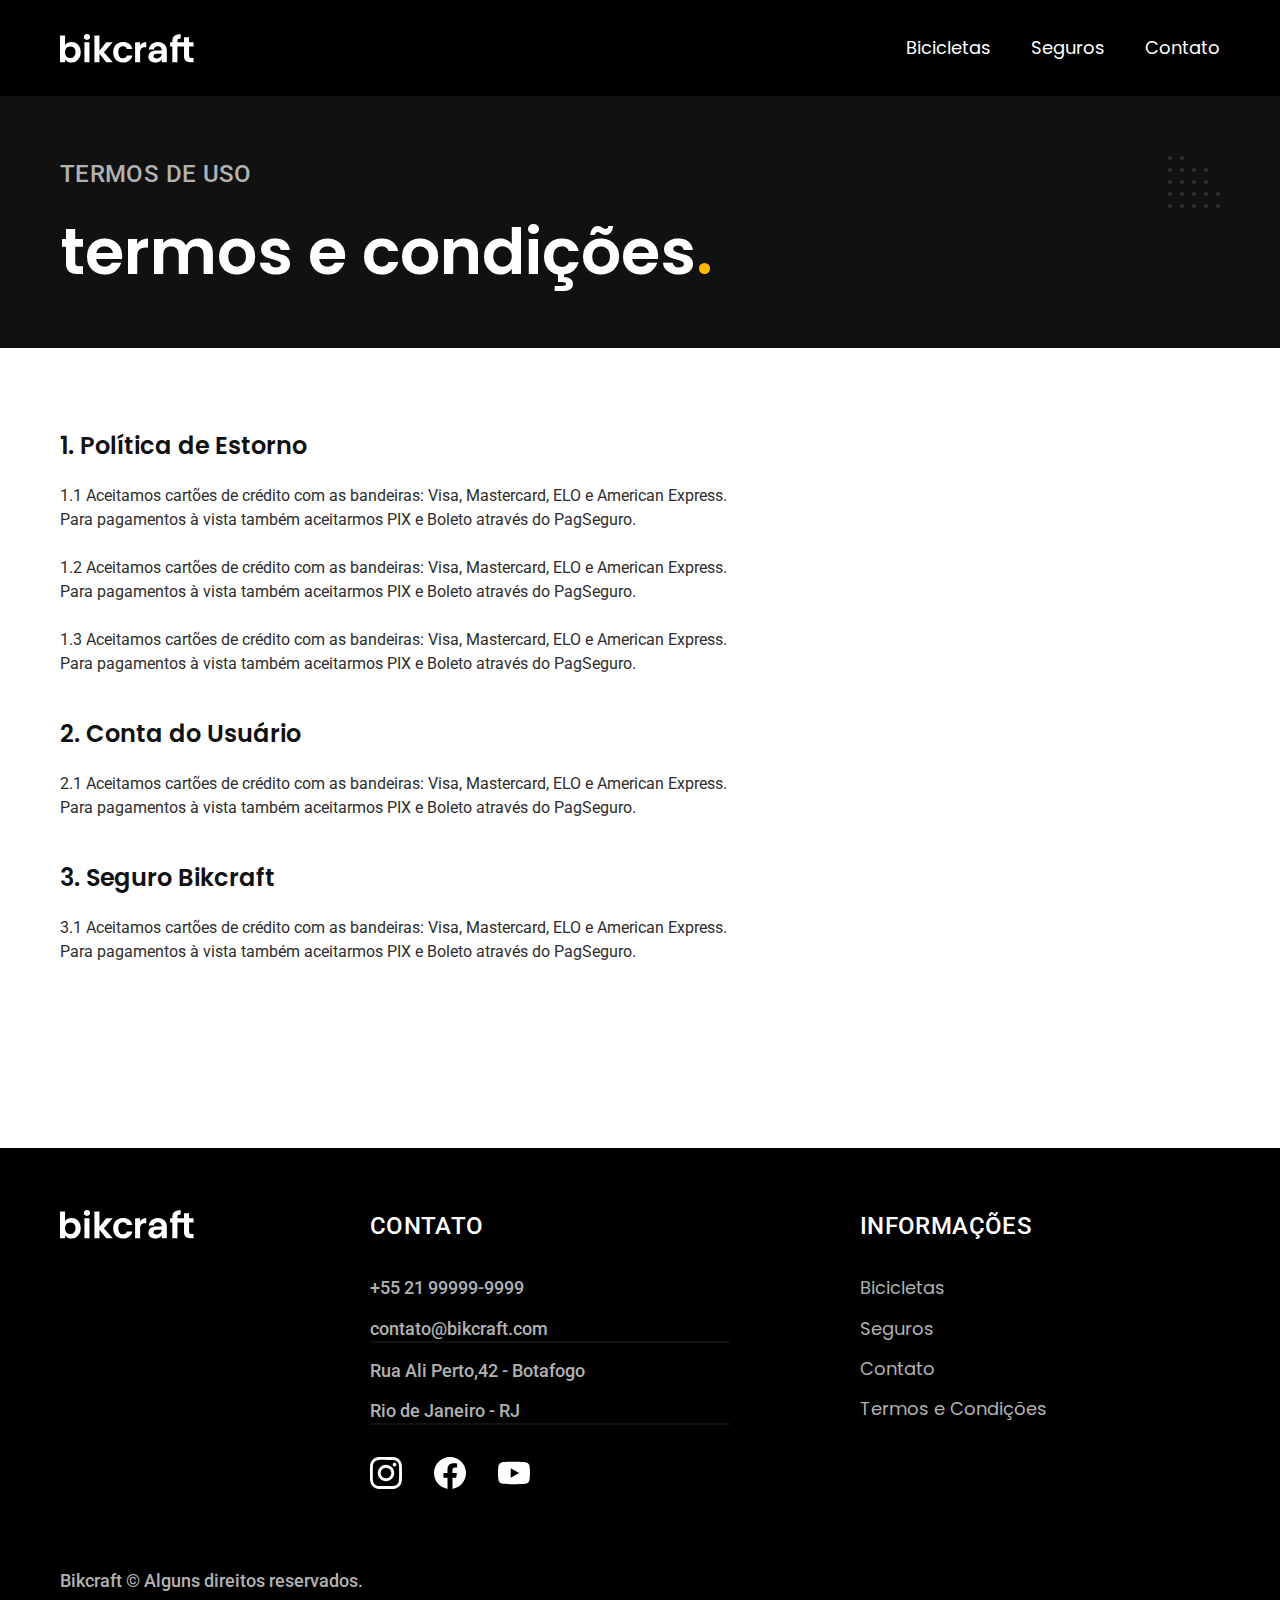
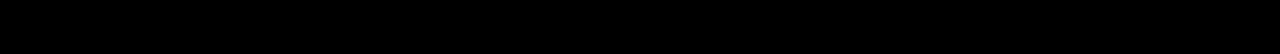
<file: termos.html>
<!DOCTYPE html>
<html lang="pt-br">

<head>
  <meta charset="UTF-8">
  <meta http-equiv="X-UA-Compatible" content="IE=edge">
  <meta name="viewport" content="width=device-width, initial-scale=1.0">
  <meta name="description" content="Termos e Condições.">
  <link rel="preload" href="/css/style.css" as="style">
  <link rel="stylesheet" href="/css/style.css">
  <link rel="preconnect" href="https://fonts.googleapis.com">
  <link rel="preconnect" href="https://fonts.gstatic.com" crossorigin>
  <link href="https://fonts.googleapis.com/css2?family=Merriweather:ital,wght@1,900&family=Poppins:wght@400;600&family=Roboto:wght@400;500&display=swap" rel="stylesheet">
  <title>Termos e Condições | Bikcraft</title>
</head>

<body id="termos">
  <header class="header-bg">
    <div class="header conteiner">
      <a href="/"><img src="/img/bikcraft.svg" width="136" height="32" alt="bikcraft"></a>
      <nav>
        <ul class="header-menu font-1-m cor-0">
          <li><a href="./bicicletas.html">Bicicletas</a></li>
          <li><a href="./seguros.html">Seguros</a></li>
          <li><a href="./contato.html">Contato</a></li>
        </ul>
      </nav>
    </div>
  </header>
  <main class="termos">
    <div class="titulo-bg">
      <div class="titulo conteiner">
        <p class=" font-2-l-b cor-5">termos de uso</p>
        <h1 class="font-1-xxl cor-0">termos e condições<span class="cor-p1">.</span> </h1>
      </div>
    </div>
    <div class="termos font-2-s cor-10 conteiner">
      <h2 class="font-1-l cor-11">1. Política de Estorno</h2>
      <p>1.1 Aceitamos cartões de crédito com as bandeiras: Visa, Mastercard, ELO e American Express. Para pagamentos à vista também aceitarmos PIX e Boleto através do PagSeguro.

      </p>
      <p>1.2 Aceitamos cartões de crédito com as bandeiras: Visa, Mastercard, ELO e American Express. Para pagamentos à vista também aceitarmos PIX e Boleto através do PagSeguro.

      </p>
      <p>1.3 Aceitamos cartões de crédito com as bandeiras: Visa, Mastercard, ELO e American Express. Para pagamentos à vista também aceitarmos PIX e Boleto através do PagSeguro.

      </p>
      <h2 class="font-1-l cor-11">2. Conta do Usuário</h2>
      <p>2.1 Aceitamos cartões de crédito com as bandeiras: Visa, Mastercard, ELO e American Express. Para pagamentos à vista também aceitarmos PIX e Boleto através do PagSeguro.

      </p>
      <h2 class="font-1-l cor-11">3. Seguro Bikcraft</h2>
      <p>3.1 Aceitamos cartões de crédito com as bandeiras: Visa, Mastercard, ELO e American Express. Para pagamentos à vista também aceitarmos PIX e Boleto através do PagSeguro.

      </p>

    </div>
  </main>
  <footer class="footer-bg">
    <div class="footer conteiner">
      <img src="/img/bikcraft.svg" width="136" height="32" alt="bikcraft">
      <div class="footer-contato">
        <h3 class="font-2-l-b cor-0">contato</h3>
        <ul class="cor-5 font-2-m">
          <li><a href="tel:+5521999999999">+55 21 99999-9999</a></li>
          <li><a href="mail:contato@bikcraft.com">contato@bikcraft.com</a></li>
          <li>Rua Ali Perto,42 - Botafogo</li>
          <li>Rio de Janeiro - RJ</li>
        </ul>
        <div class="footer-redes">
          <a href="/"><img src="/img/redes/instagram.svg" width="32" height="32" alt="instagram"></a>
          <a href="/"><img src="/img/redes/facebook.svg" width="32" height="32" alt="facebook"></a>
          <a href="/"><img src="/img/redes/youtube.svg" width="32" height="32" alt="youtube"></a>
        </div>
      </div>
      <div class="footer-infos">
        <h3 class="font-2-l-b cor-0">informações</h3>
        <nav>
          <ul class="font-1-m cor-5">
            <li><a href="./bicicletas.html">Bicicletas</a></li>
            <li><a href="./seguros.html">Seguros</a></li>
            <li><a href="./contato.html">Contato</a></li>
            <li><a href="./termos.html">Termos e Condições</a></li>
          </ul>
        </nav>
      </div>
      <p class="footer-copy font-2-m cor-5">Bikcraft © Alguns direitos reservados.</p>
    </div>
  </footer>
</body>

</html>
</file>
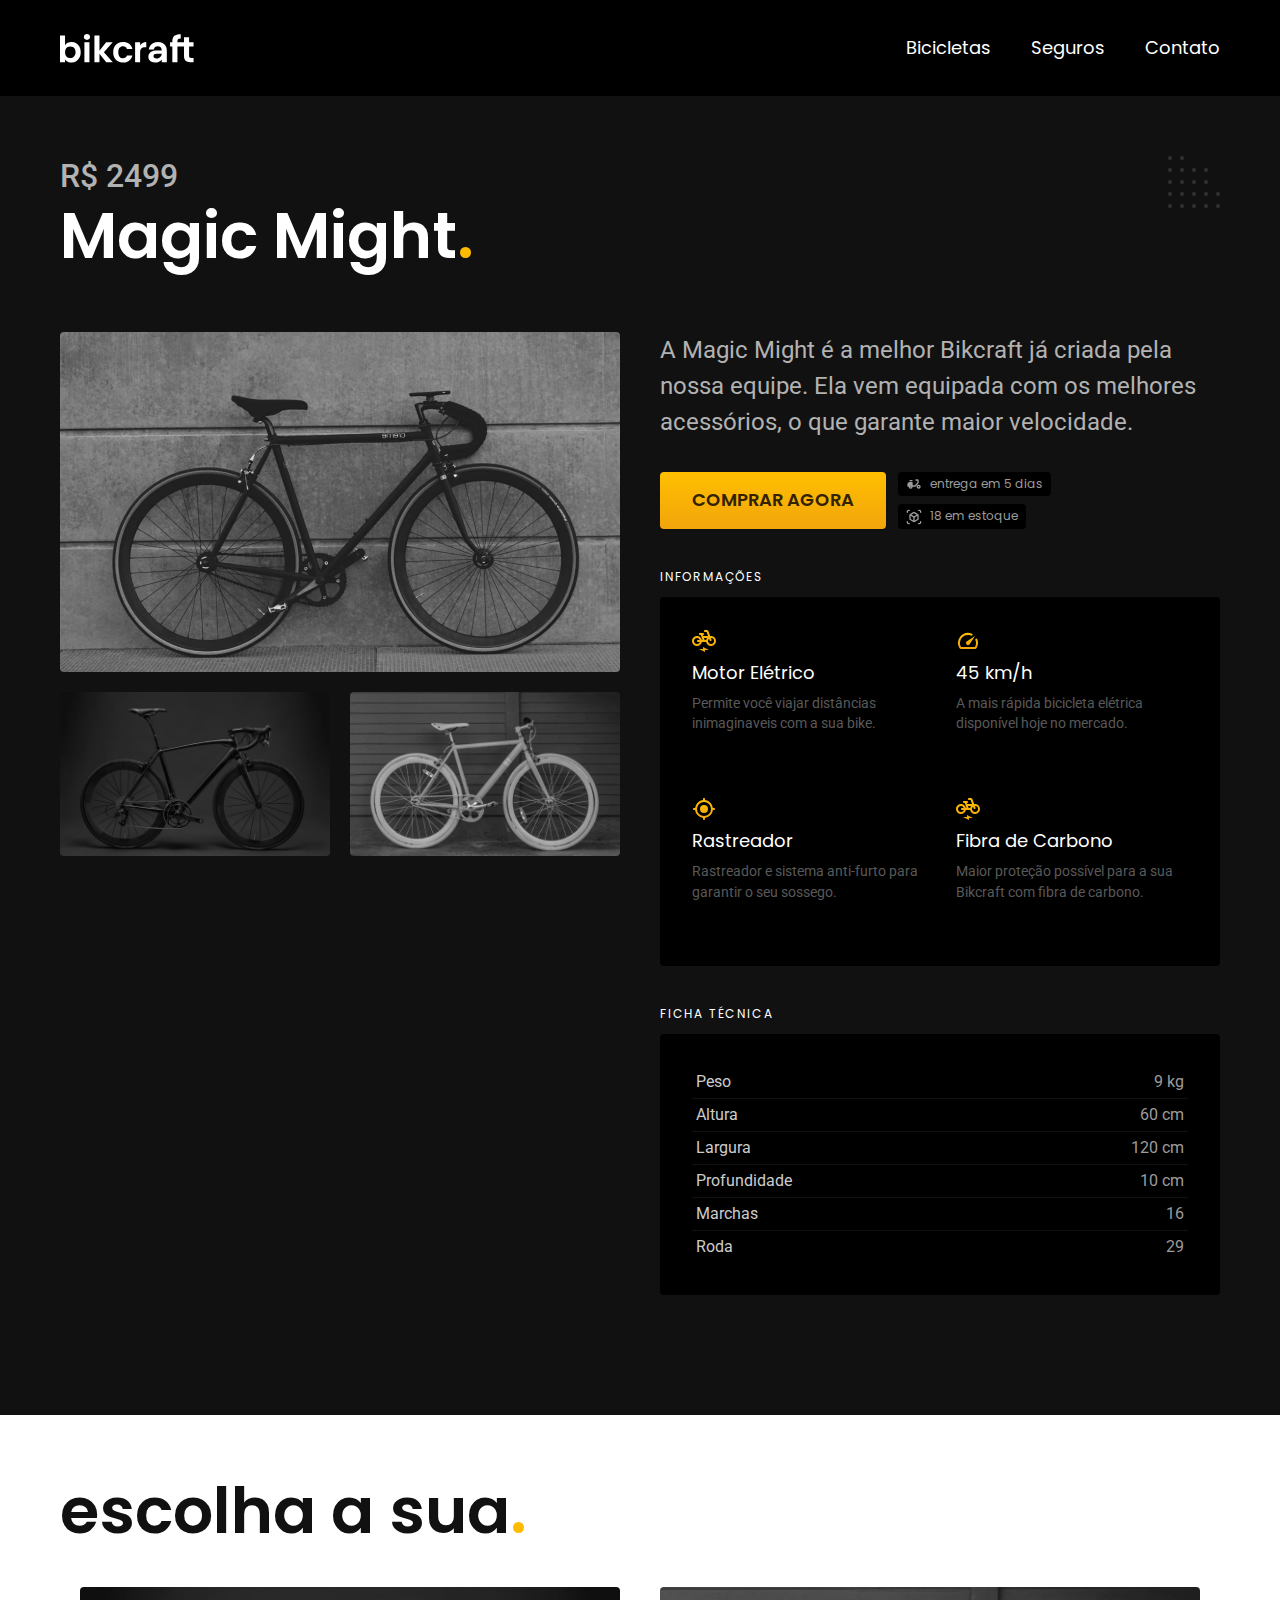
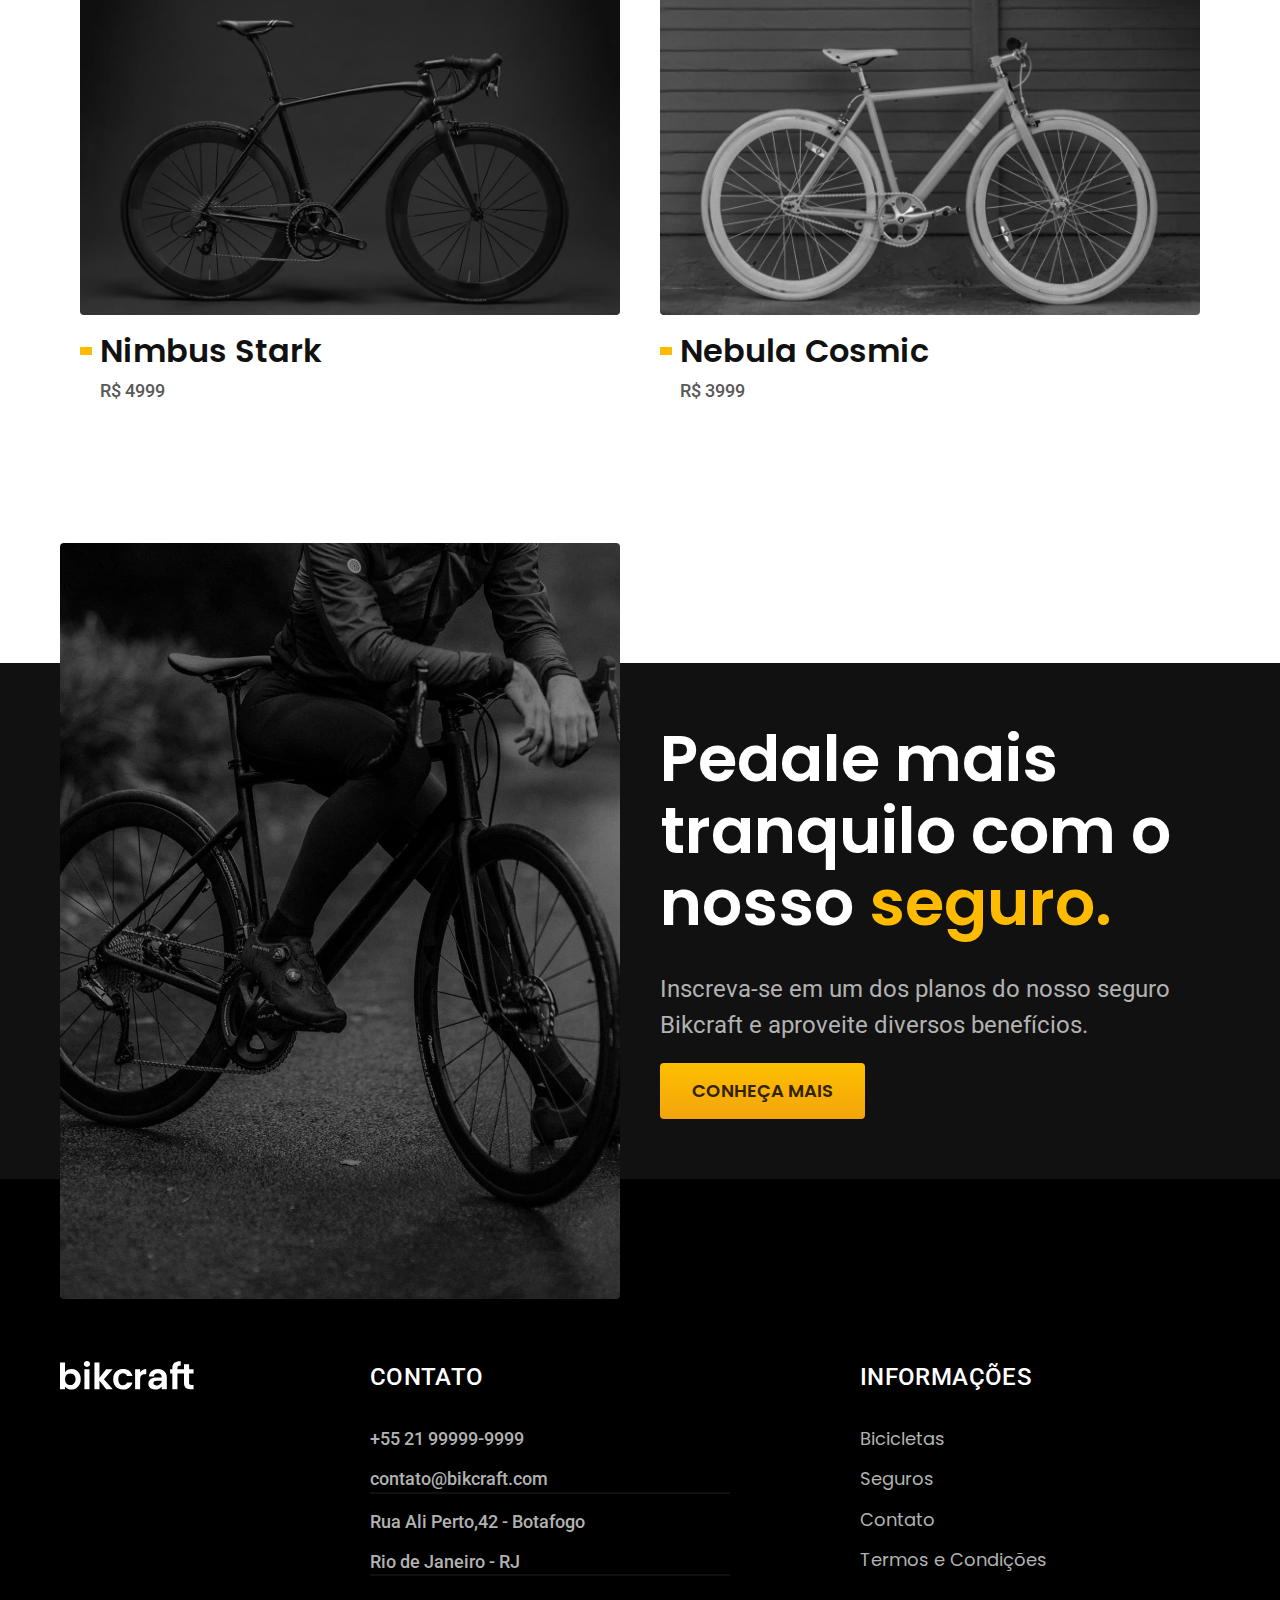
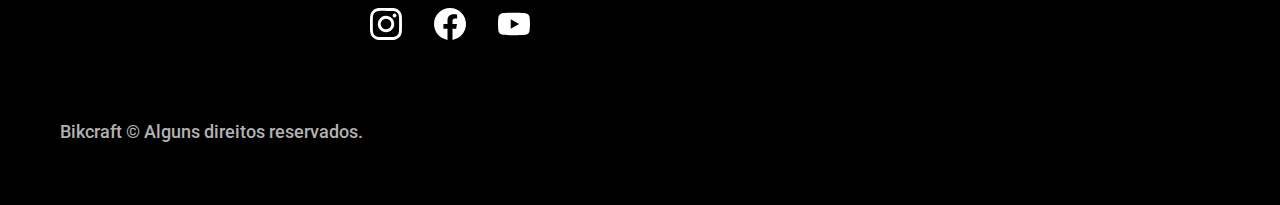
<file: bicicletas/magic.html>
<!DOCTYPE html>
<html lang="pt-br">

<head>
  <meta charset="UTF-8">
  <meta http-equiv="X-UA-Compatible" content="IE=edge">
  <meta name="viewport" content="width=device-width, initial-scale=1.0">
  <meta name="description" content="Magic">
  <link rel="stylesheet" href="../css/style.css">
  <link rel="preconnect" href="https://fonts.googleapis.com">
  <link rel="preconnect" href="https://fonts.gstatic.com" crossorigin>
  <link href="https://fonts.googleapis.com/css2?family=Merriweather:ital,wght@1,900&family=Poppins:wght@400;600&family=Roboto:wght@400;500&display=swap" rel="stylesheet">
  <title>Magic | Bikcraft</title>
</head>

<body id="bicicleta">
  <header class="header-bg">
    <div class="header conteiner">
      <a href="../"><img src="/img/bikcraft.svg" width="136" height="32" alt="bikcraft"></a>
      <nav>
        <ul class="header-menu font-1-m cor-0">
          <li><a href="../bicicletas.html">Bicicletas</a></li>
          <li><a href="../seguros.html">Seguros</a></li>
          <li><a href="../contato.html">Contato</a></li>
        </ul>
      </nav>
    </div>
  </header>
  <main class="titulo-bg">
    <div>
      <div class="titulo conteiner">
        <p class=" font-2-xl cor-5">R$ 2499</p>
        <h1 class="font-1-xxl cor-0">Magic Might<span class="cor-p1">.</span> </h1>
      </div>
    </div>
    <div class="bicicleta conteiner">
      <div class="bicicleta-imagens">
        <img src="../img/bicicletas/magic.jpg" width="1120" height="680" alt="">
        <img src="../img/bicicletas/nimbus.jpg" width="1120" height="680" alt="">
        <img src="../img/bicicletas/nebula.jpg" width="1120" height="680" alt="">
      </div>
      <div class="bicicleta-conteudo">
        <p class="font-2-l cor-5">
          A Magic Might é a melhor Bikcraft já criada pela nossa equipe. Ela vem equipada com os melhores acessórios, o que garante maior velocidade.</p>
        <div class="bicicleta-comprar"><a href="../orcamento.html" class="botao">Comprar agora</a><span class="font-1-xs cor-6"><img src="../img/icones/entrega.svg" width="16" height="16" alt=""> entrega em 5 dias
          </span><span class="font-1-xs cor-6"><img src="../img/icones/estoque.svg" width="16" height="16" alt=""> 18 em estoque</span></div>
        <h2 class="font-1-xs cor-0">INFORMAÇÕES</h2>
        <ul class="bicicleta-informacoes">
          <li><img src="../img/icones/eletrica.svg" width="24" height="24" alt="">
            <h3 class="font-1-m cor-0">Motor Elétrico
            </h3>
            <p class="font-2-xs cor-8">Permite você viajar distâncias inimaginaveis com a sua bike.
            </p>
          </li>
          <li><img src="../img/icones/velocidade.svg" width="24" height="24" alt="">
            <h3 class="font-1-m cor-0">45 km/h
            </h3>
            <p class="font-2-xs cor-8">A mais rápida bicicleta elétrica disponível hoje no mercado.
            </p>
          </li>
          <li><img src="../img/icones/rastreador.svg" width="24" height="24" alt="">
            <h3 class="font-1-m cor-0">Rastreador
            </h3>
            <p class="font-2-xs cor-8">Rastreador e sistema anti-furto para garantir o seu sossego.
            </p>
          </li>
          <li><img src="../img/icones/eletrica.svg" width="24" height="24" alt="">
            <h3 class="font-1-m cor-0">Fibra de Carbono
            </h3>
            <p class="font-2-xs cor-8">Maior proteção possível para a sua Bikcraft com fibra de carbono.
            </p>
          </li>
        </ul>
        <h2 class="font-1-xs cor-0">FICHA TÉCNICA</h2>
        <ul class="bicicleta-ficha font-2-s cor-4">
          <li>Peso<span>9 kg</span></li>
          <li>Altura<span>60 cm</span></li>
          <li>Largura<span>120 cm</span></li>
          <li>Profundidade<span>10 cm</span></li>
          <li>Marchas<span>16</span></li>
          <li>Roda<span>29</span></li>
        </ul>
      </div>
    </div>

  </main>

  <article class="bicicleta-lista conteiner">
    <h2 class="font-1-xxl">escolha a sua<span class="cor-p1">.</span></h2>
    <ul>
      <li><a href="./nimbus.html"><img src="../img/bicicletas/nimbus.jpg" width="1120" height="680" alt="Bicicleta preta">
          <h3 class="font-1-xl">Nimbus Stark</h3><span class="font-2-m cor-8">R$ 4999</span>
        </a>
      </li>
      <li><a href="./nebula.html"><img src="../img/bicicletas/nebula.jpg" width="1120" height="680" alt="Bicicleta branca">
          <h3 class="font-1-xl">Nebula Cosmic</h3><span class="font-2-m cor-8">R$ 3999</span>
      </li></a>
    </ul>
  </article>
  <article class="seguro-bg">
    <div class="seguro conteiner">
      <div class="seguro-imagem"><img src="../img/fotos/seguros.jpg" width="1360" height="1512" alt=""></div>
      <div class="seguro-conteudo">
        <h2 class="font-1-xxl cor-0">
          Pedale mais tranquilo com o nosso <span class="cor-p1">seguro.</span></h2>
        <p class="font-2-l cor-5">Inscreva-se em um dos planos do nosso seguro Bikcraft e aproveite diversos benefícios.</p>
        <a href="../seguros.html" class="botao">conheça mais</a>
      </div>
    </div>
  </article>
  <footer class="footer-bg">
    <div class="footer conteiner">
      <img src="../img/bikcraft.svg" width="136" height="32" alt="bikcraft">
      <div class="footer-contato">
        <h3 class="font-2-l-b cor-0">contato</h3>
        <ul class="cor-5 font-2-m">
          <li><a href="tel:+5521999999999">+55 21 99999-9999</a></li>
          <li><a href="mail:contato@bikcraft.com">contato@bikcraft.com</a></li>
          <li>Rua Ali Perto,42 - Botafogo</li>
          <li>Rio de Janeiro - RJ</li>
        </ul>
        <div class="footer-redes">
          <a href="../"><img src="../img/redes/instagram.svg" width="32" height="32" alt="instagram"></a>
          <a href="../"><img src="../img/redes/facebook.svg" width="32" height="32" alt="facebook"></a>
          <a href="../"><img src="../img/redes/youtube.svg" width="32" height="32" alt="youtube"></a>
        </div>
      </div>
      <div class="footer-infos">
        <h3 class="font-2-l-b cor-0">informações</h3>
        <nav>
          <ul class="font-1-m cor-5">
            <li><a href="../bicicletas.html">Bicicletas</a></li>
            <li><a href="../seguros.html">Seguros</a></li>
            <li><a href="../contato.html">Contato</a></li>
            <li><a href="../termos.html">Termos e Condições</a></li>
          </ul>
        </nav>
      </div>
      <p class="footer-copy font-2-m cor-5">Bikcraft © Alguns direitos reservados.</p>
    </div>
  </footer>
</body>

</html>
</file>
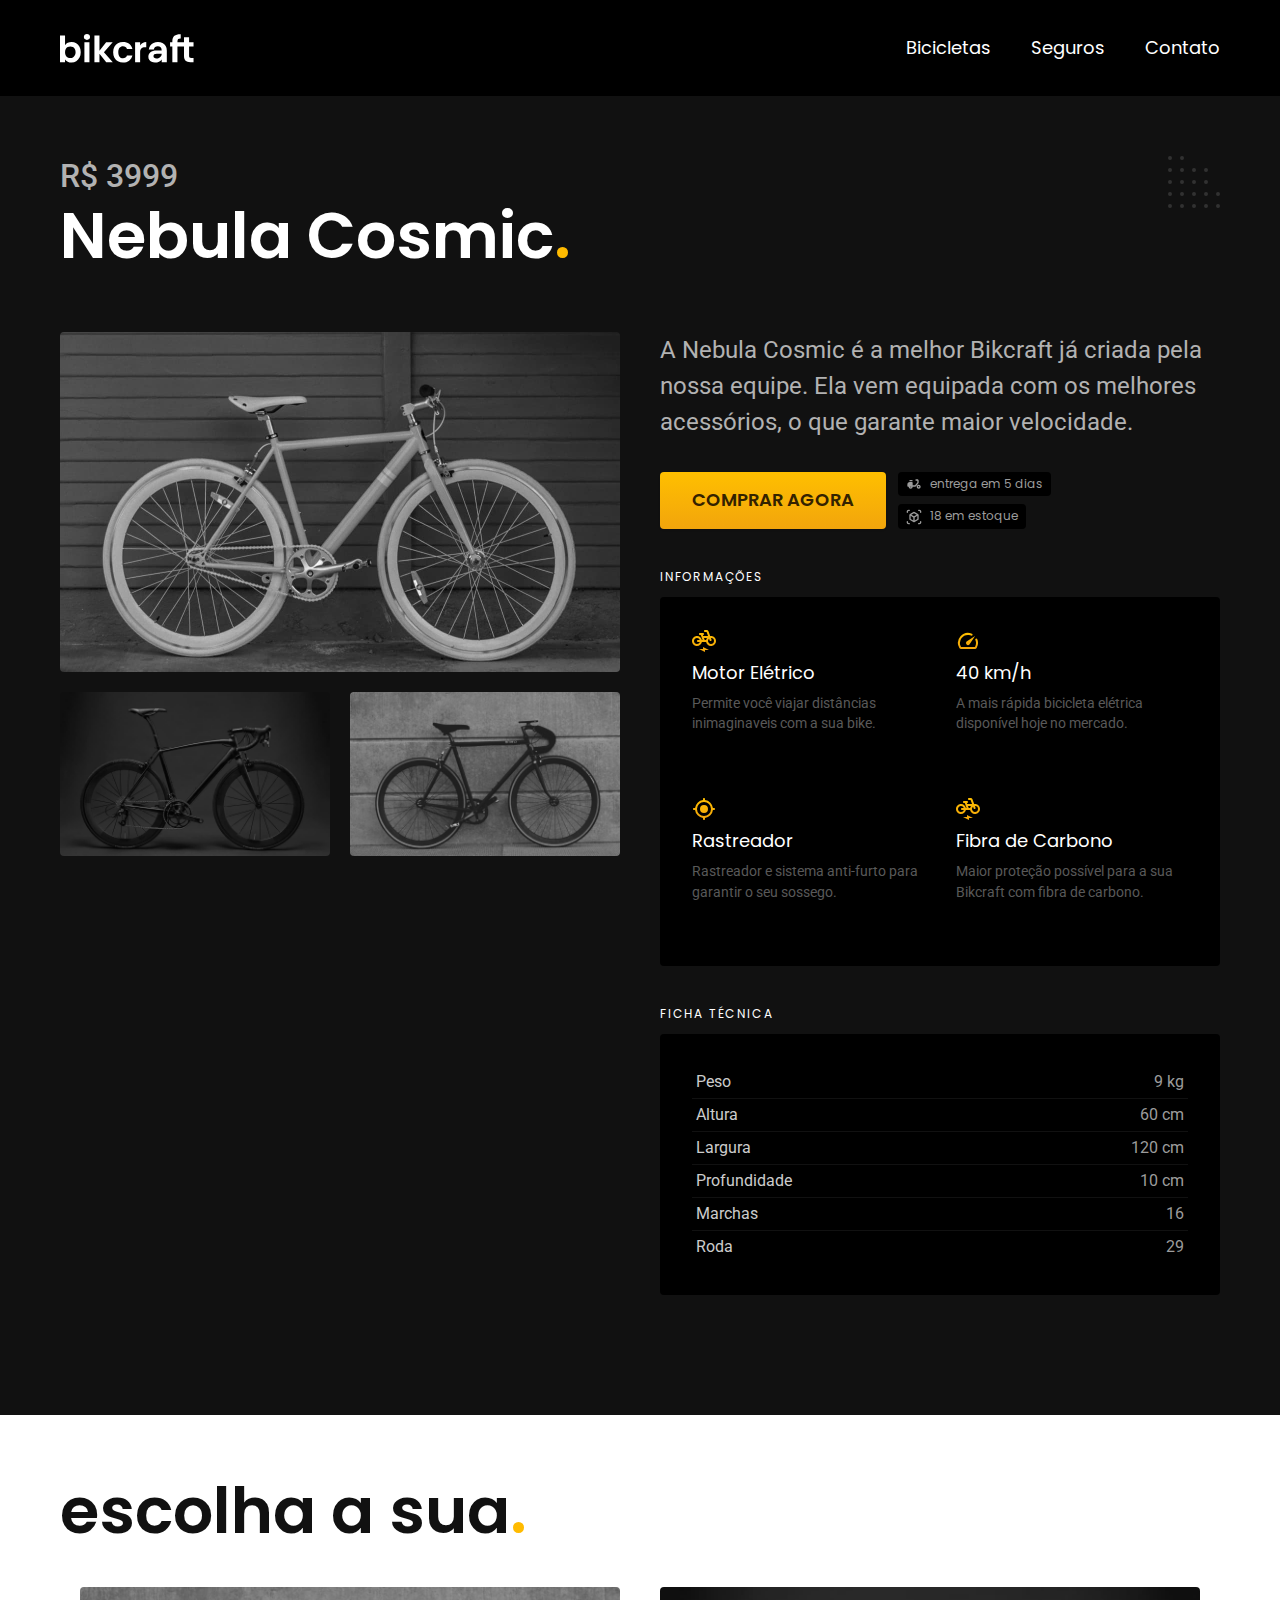
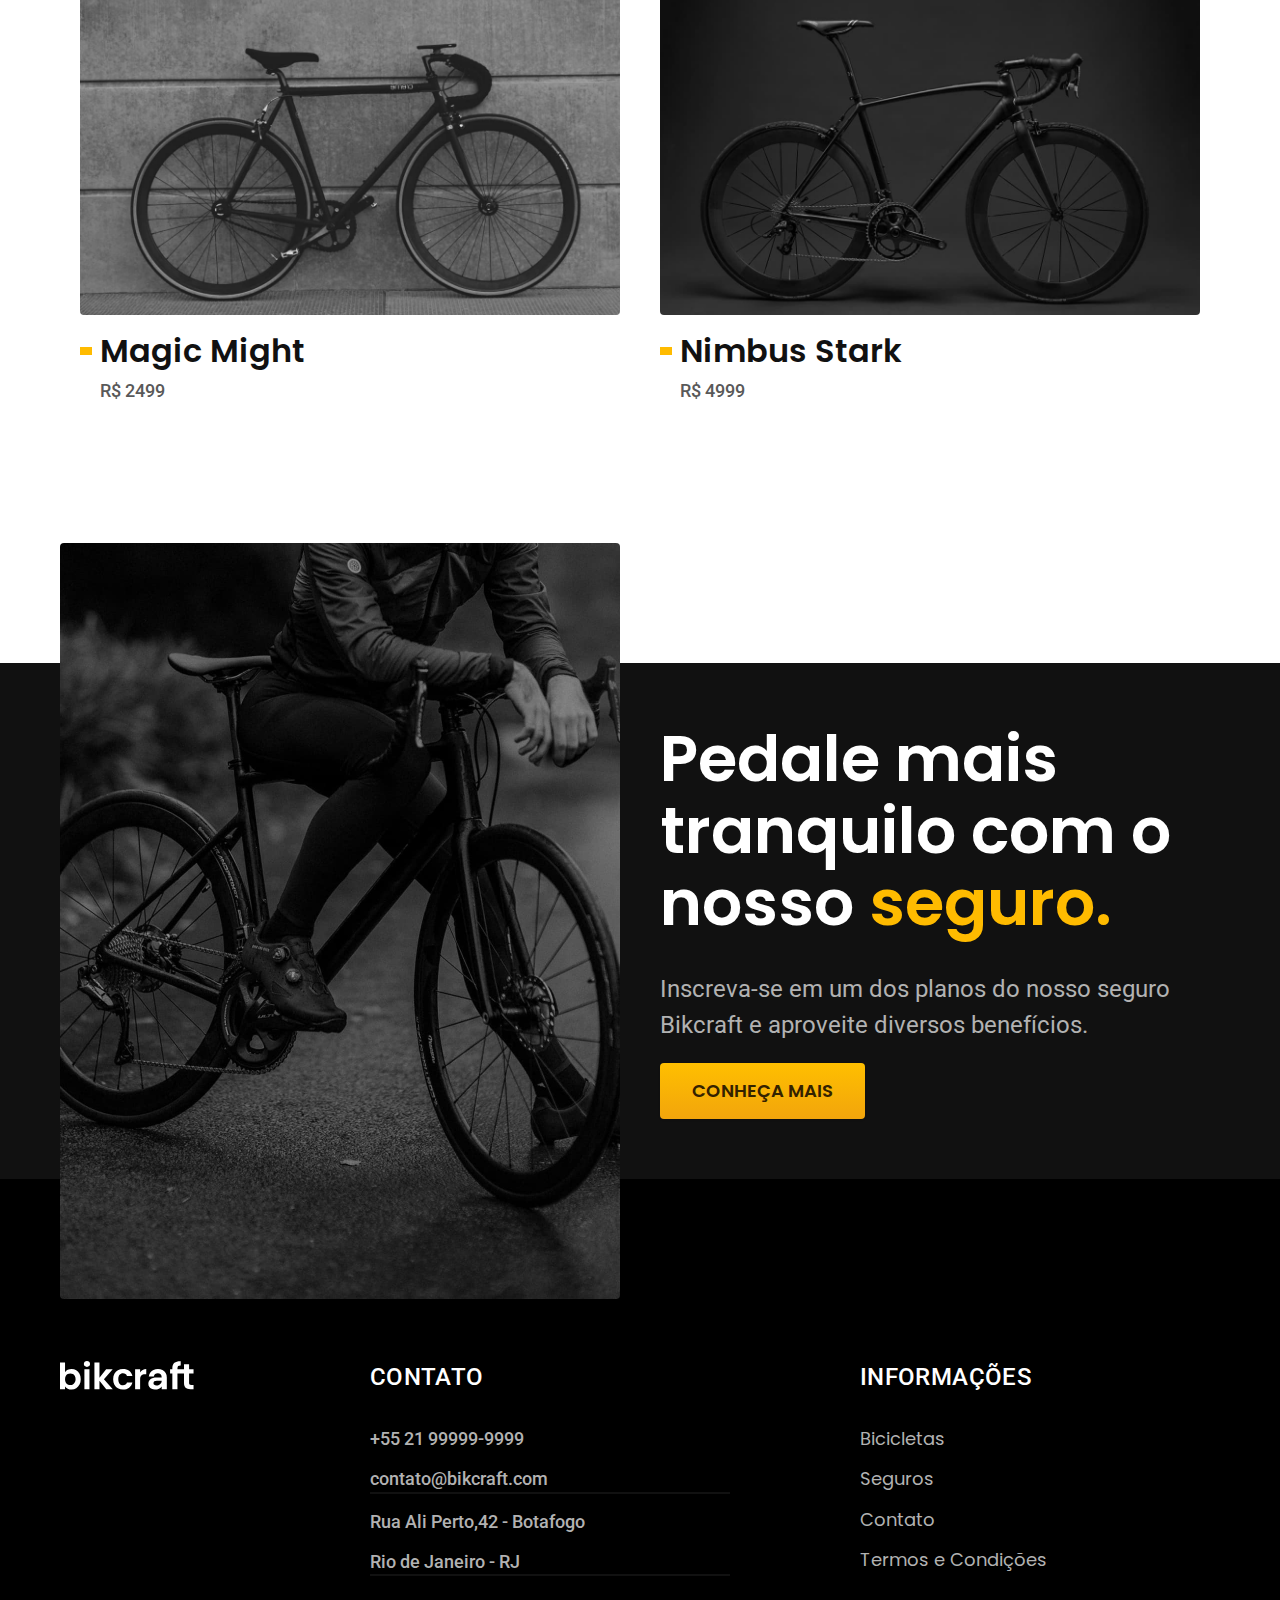
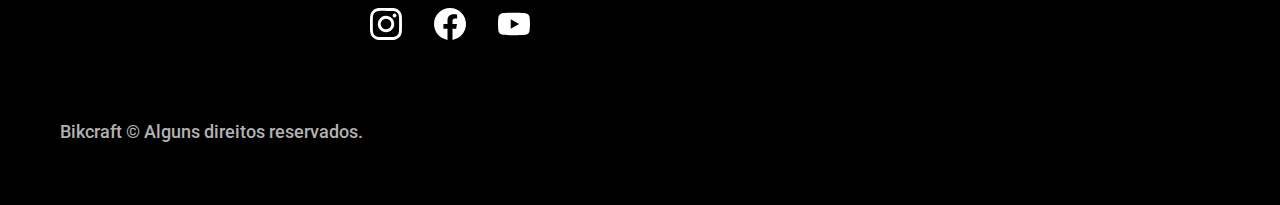
<file: bicicletas/nebula.html>
<!DOCTYPE html>
<html lang="pt-br">

<head>
  <meta charset="UTF-8">
  <meta http-equiv="X-UA-Compatible" content="IE=edge">
  <meta name="viewport" content="width=device-width, initial-scale=1.0">
  <meta name="description" content="Nebula">
  <link rel="stylesheet" href="../css/style.css">
  <link rel="preconnect" href="https://fonts.googleapis.com">
  <link rel="preconnect" href="https://fonts.gstatic.com" crossorigin>
  <link href="https://fonts.googleapis.com/css2?family=Merriweather:ital,wght@1,900&family=Poppins:wght@400;600&family=Roboto:wght@400;500&display=swap" rel="stylesheet">
  <title>Nebula | Bikcraft</title>
</head>

<body id="bicicleta">
  <header class="header-bg">
    <div class="header conteiner">
      <a href="../"><img src="/img/bikcraft.svg" width="136" height="32" alt="bikcraft"></a>
      <nav>
        <ul class="header-menu font-1-m cor-0">
          <li><a href="../bicicletas.html">Bicicletas</a></li>
          <li><a href="../seguros.html">Seguros</a></li>
          <li><a href="../contato.html">Contato</a></li>
        </ul>
      </nav>
    </div>
  </header>
  <main class="titulo-bg">
    <div>
      <div class="titulo conteiner">
        <p class=" font-2-xl cor-5">R$ 3999</p>
        <h1 class="font-1-xxl cor-0">Nebula Cosmic<span class="cor-p1">.</span> </h1>
      </div>
    </div>
    <div class="bicicleta conteiner">
      <div class="bicicleta-imagens">
        <img src="../img/bicicletas/nebula.jpg" width="1120" height="680" alt="">
        <img src="../img/bicicletas/nimbus.jpg" width="1120" height="680" alt="">
        <img src="../img/bicicletas/magic.jpg" width="1120" height="680" alt="">
      </div>
      <div class="bicicleta-conteudo">
        <p class="font-2-l cor-5">
          A Nebula Cosmic é a melhor Bikcraft já criada pela nossa equipe. Ela vem equipada com os melhores acessórios, o que garante maior velocidade.</p>
        <div class="bicicleta-comprar"><a href="../orcamento.html" class="botao">Comprar agora</a><span class="font-1-xs cor-6"><img src="../img/icones/entrega.svg" width="16" height="16" alt=""> entrega em 5 dias
          </span><span class="font-1-xs cor-6"><img src="../img/icones/estoque.svg" width="16" height="16" alt=""> 18 em estoque</span></div>
        <h2 class="font-1-xs cor-0">INFORMAÇÕES</h2>
        <ul class="bicicleta-informacoes">
          <li><img src="../img/icones/eletrica.svg" width="24" height="24" alt="">
            <h3 class="font-1-m cor-0">Motor Elétrico
            </h3>
            <p class="font-2-xs cor-8">Permite você viajar distâncias inimaginaveis com a sua bike.
            </p>
          </li>
          <li><img src="../img/icones/velocidade.svg" width="24" height="24" alt="">
            <h3 class="font-1-m cor-0">40 km/h
            </h3>
            <p class="font-2-xs cor-8">A mais rápida bicicleta elétrica disponível hoje no mercado.
            </p>
          </li>
          <li><img src="../img/icones/rastreador.svg" width="24" height="24" alt="">
            <h3 class="font-1-m cor-0">Rastreador
            </h3>
            <p class="font-2-xs cor-8">Rastreador e sistema anti-furto para garantir o seu sossego.
            </p>
          </li>
          <li><img src="../img/icones/eletrica.svg" width="24" height="24" alt="">
            <h3 class="font-1-m cor-0">Fibra de Carbono
            </h3>
            <p class="font-2-xs cor-8">Maior proteção possível para a sua Bikcraft com fibra de carbono.
            </p>
          </li>
        </ul>
        <h2 class="font-1-xs cor-0">FICHA TÉCNICA</h2>
        <ul class="bicicleta-ficha font-2-s cor-4">
          <li>Peso<span>9 kg</span></li>
          <li>Altura<span>60 cm</span></li>
          <li>Largura<span>120 cm</span></li>
          <li>Profundidade<span>10 cm</span></li>
          <li>Marchas<span>16</span></li>
          <li>Roda<span>29</span></li>
        </ul>
      </div>
    </div>

  </main>

  <article class="bicicleta-lista conteiner">
    <h2 class="font-1-xxl">escolha a sua<span class="cor-p1">.</span></h2>
    <ul>
      <li><a href="./magic.html"><img src="../img/bicicletas/magic.jpg" width="1120" height="680" alt="Bicicleta preta">
          <h3 class="font-1-xl">Magic Might</h3><span class="font-2-m cor-8">R$ 2499</span>
        </a>
      </li>
      <li><a href="./nimbus.html"><img src="../img/bicicletas/nimbus.jpg" width="1120" height="680" alt="Bicicleta branca">
          <h3 class="font-1-xl">Nimbus Stark</h3><span class="font-2-m cor-8">R$ 4999</span>
      </li></a>
    </ul>
  </article>
  <article class="seguro-bg">
    <div class="seguro conteiner">
      <div class="seguro-imagem"><img src="../img/fotos/seguros.jpg" width="1360" height="1512" alt=""></div>
      <div class="seguro-conteudo">
        <h2 class="font-1-xxl cor-0">
          Pedale mais tranquilo com o nosso <span class="cor-p1">seguro.</span></h2>
        <p class="font-2-l cor-5">Inscreva-se em um dos planos do nosso seguro Bikcraft e aproveite diversos benefícios.</p>
        <a href="../seguros.html" class="botao">conheça mais</a>
      </div>
    </div>
  </article>
  <footer class="footer-bg">
    <div class="footer conteiner">
      <img src="../img/bikcraft.svg" width="136" height="32" alt="bikcraft">
      <div class="footer-contato">
        <h3 class="font-2-l-b cor-0">contato</h3>
        <ul class="cor-5 font-2-m">
          <li><a href="tel:+5521999999999">+55 21 99999-9999</a></li>
          <li><a href="mail:contato@bikcraft.com">contato@bikcraft.com</a></li>
          <li>Rua Ali Perto,42 - Botafogo</li>
          <li>Rio de Janeiro - RJ</li>
        </ul>
        <div class="footer-redes">
          <a href="../"><img src="../img/redes/instagram.svg" width="32" height="32" alt="instagram"></a>
          <a href="../"><img src="../img/redes/facebook.svg" width="32" height="32" alt="facebook"></a>
          <a href="../"><img src="../img/redes/youtube.svg" width="32" height="32" alt="youtube"></a>
        </div>
      </div>
      <div class="footer-infos">
        <h3 class="font-2-l-b cor-0">informações</h3>
        <nav>
          <ul class="font-1-m cor-5">
            <li><a href="../bicicletas.html">Bicicletas</a></li>
            <li><a href="../seguros.html">Seguros</a></li>
            <li><a href="../contato.html">Contato</a></li>
            <li><a href="../termos.html">Termos e Condições</a></li>
          </ul>
        </nav>
      </div>
      <p class="footer-copy font-2-m cor-5">Bikcraft © Alguns direitos reservados.</p>
    </div>
  </footer>
</body>

</html>
</file>
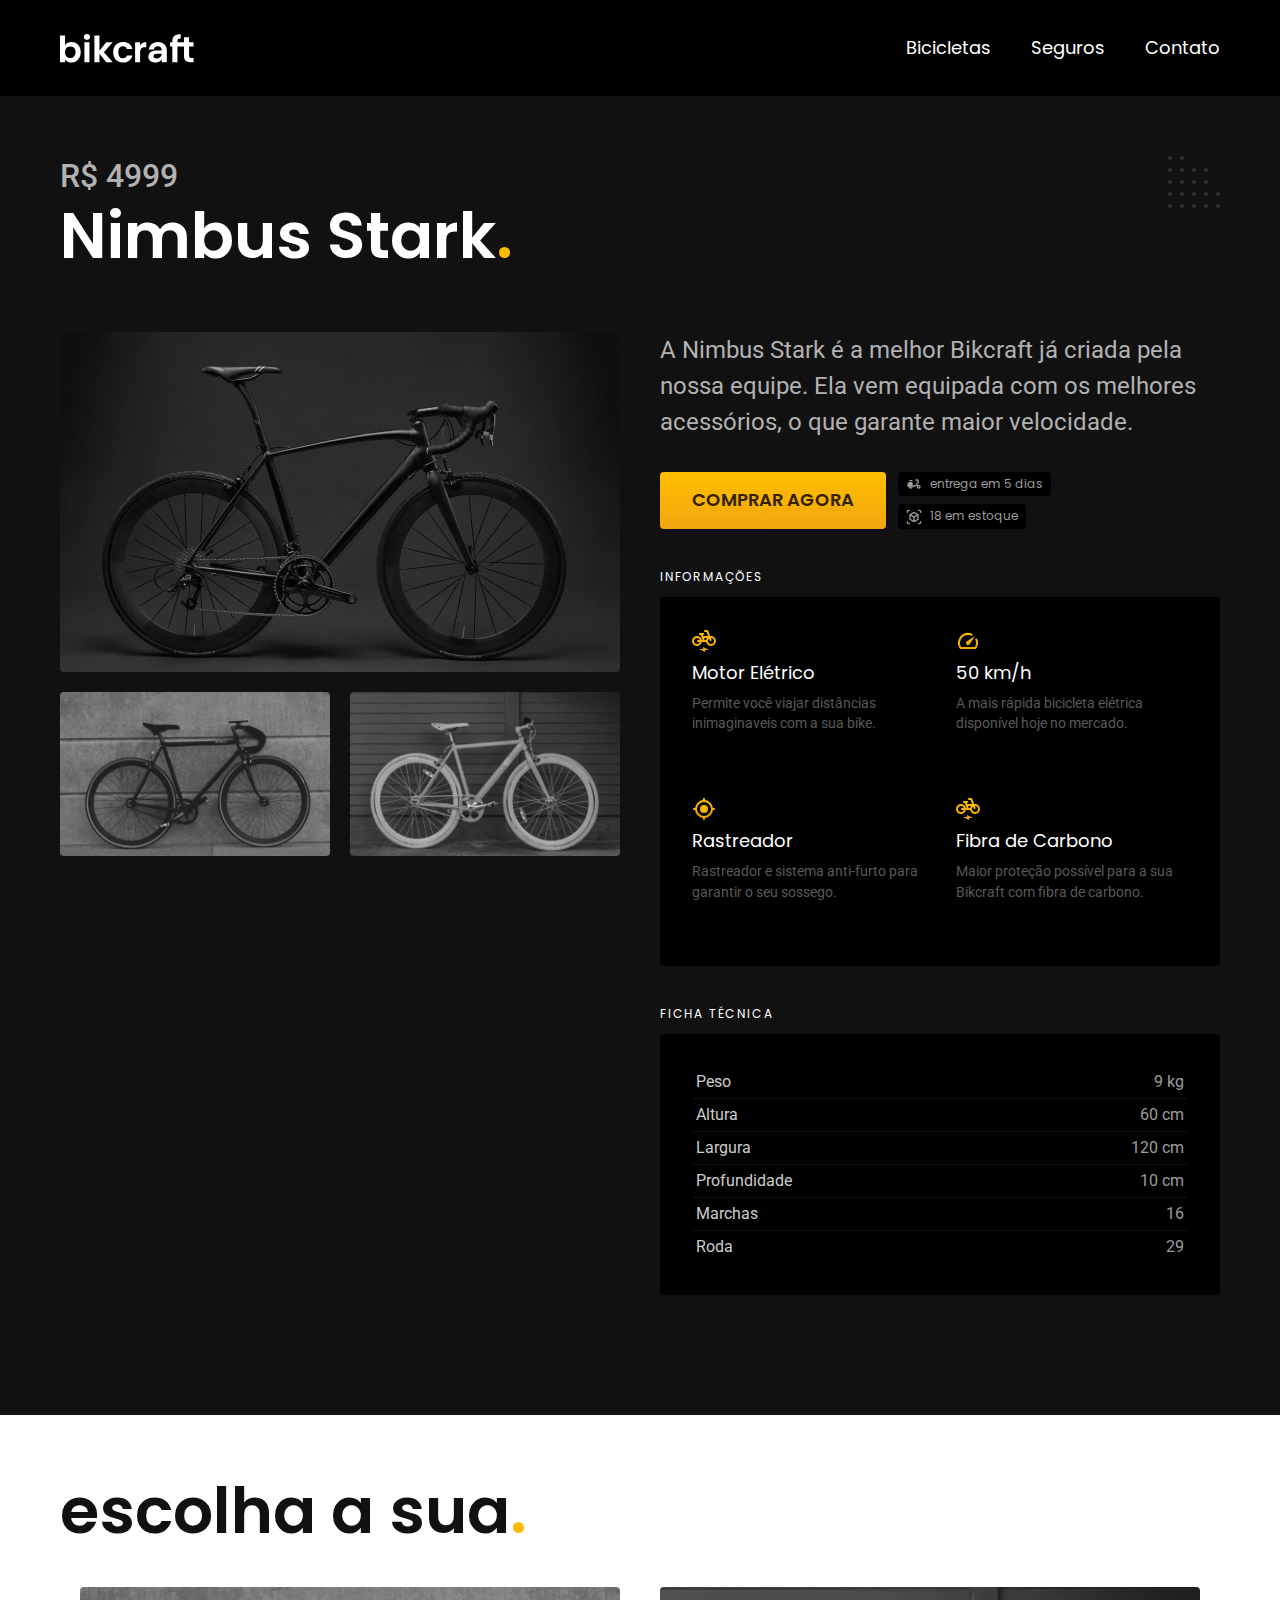
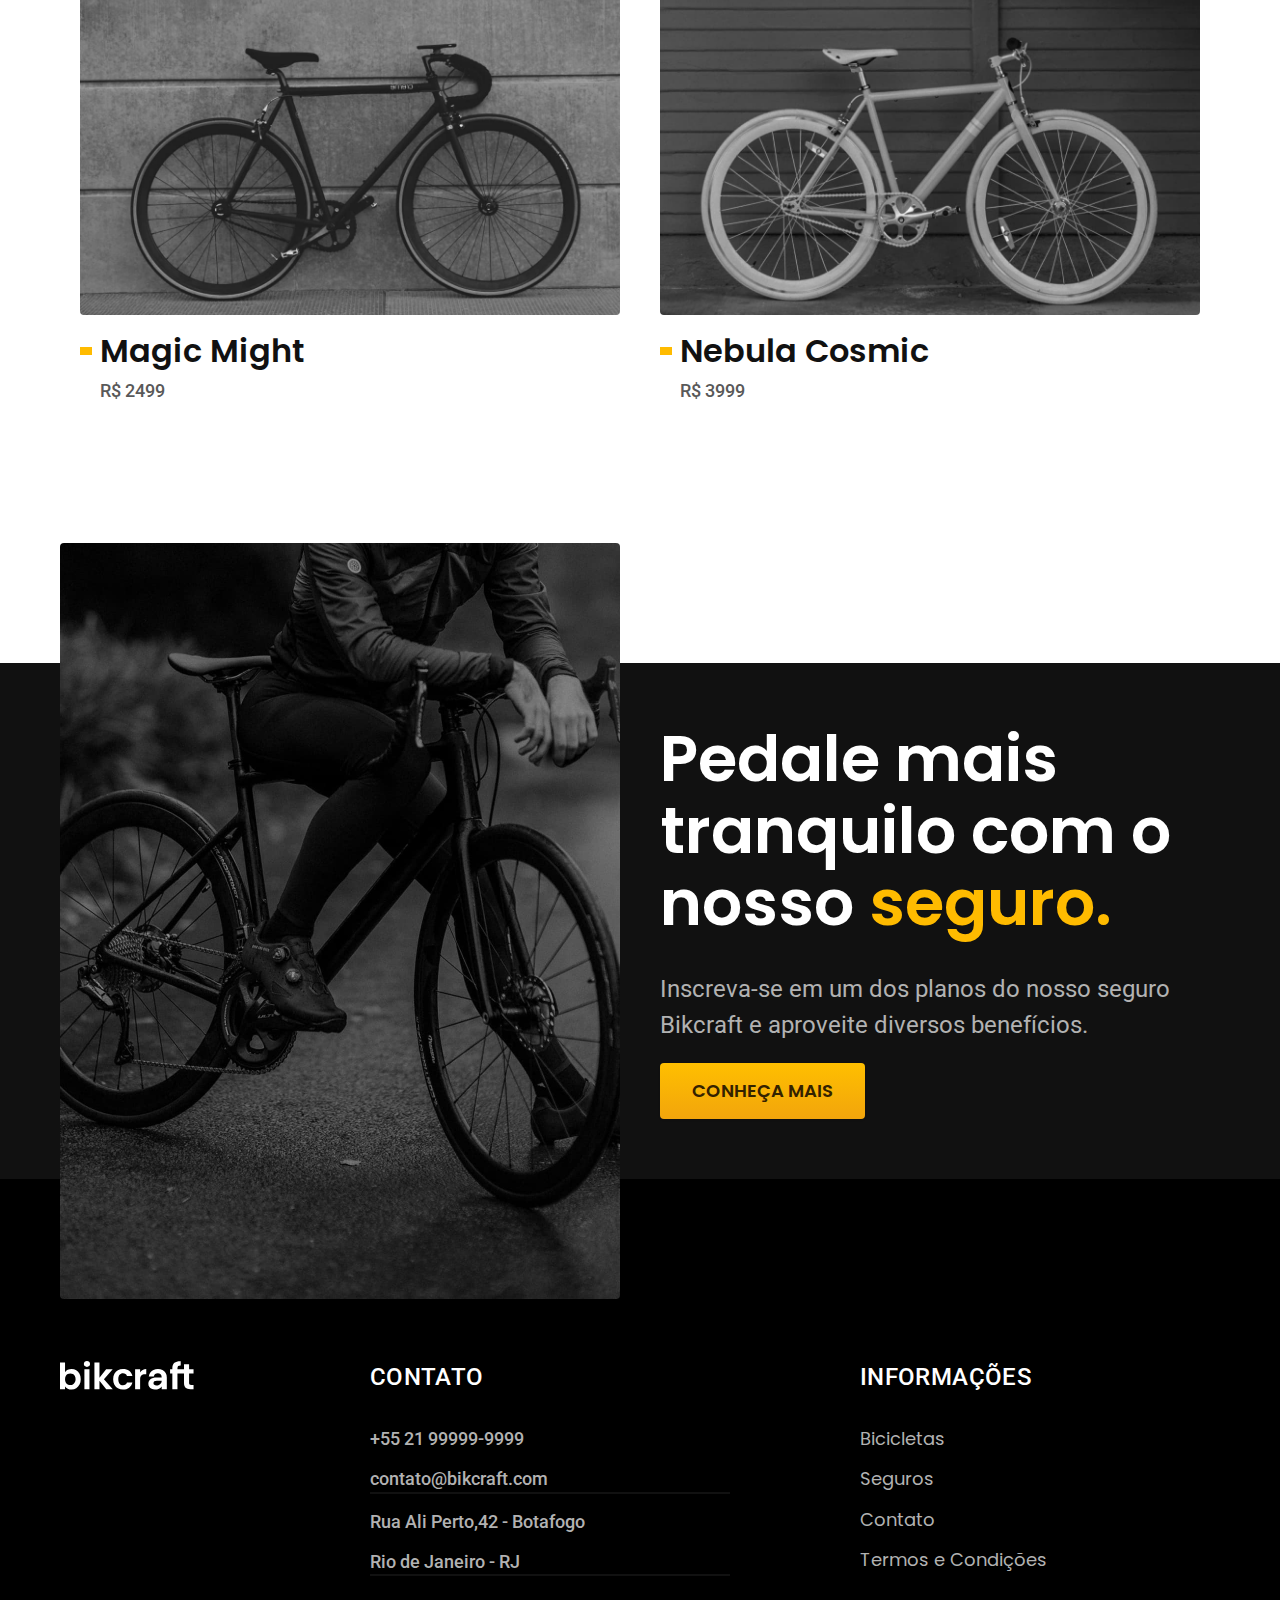
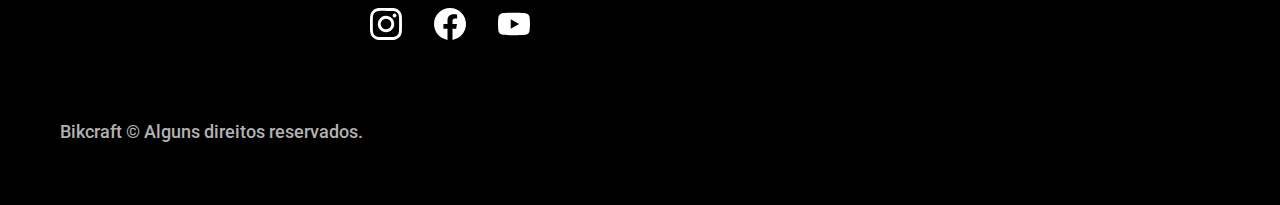
<file: bicicletas/nimbus.html>
<!DOCTYPE html>
<html lang="pt-br">

<head>
  <meta charset="UTF-8">
  <meta http-equiv="X-UA-Compatible" content="IE=edge">
  <meta name="viewport" content="width=device-width, initial-scale=1.0">
  <meta name="description" content="Nimbus.">
  <link rel="stylesheet" href="../css/style.css">
  <link rel="preconnect" href="https://fonts.googleapis.com">
  <link rel="preconnect" href="https://fonts.gstatic.com" crossorigin>
  <link href="https://fonts.googleapis.com/css2?family=Merriweather:ital,wght@1,900&family=Poppins:wght@400;600&family=Roboto:wght@400;500&display=swap" rel="stylesheet">
  <title>Nimbus | Bikcraft</title>
</head>

<body id="bicicleta">
  <header class="header-bg">
    <div class="header conteiner">
      <a href="../"><img src="/img/bikcraft.svg" width="136" height="32" alt="bikcraft"></a>
      <nav>
        <ul class="header-menu font-1-m cor-0">
          <li><a href="../bicicletas.html">Bicicletas</a></li>
          <li><a href="../seguros.html">Seguros</a></li>
          <li><a href="../contato.html">Contato</a></li>
        </ul>
      </nav>
    </div>
  </header>
  <main class="titulo-bg">
    <div>
      <div class="titulo conteiner">
        <p class=" font-2-xl cor-5">R$ 4999</p>
        <h1 class="font-1-xxl cor-0">Nimbus Stark<span class="cor-p1">.</span> </h1>
      </div>
    </div>
    <div class="bicicleta conteiner">
      <div class="bicicleta-imagens">
        <img src="../img/bicicletas/nimbus.jpg" width="1120" height="680" alt="">
        <img src="../img/bicicletas/magic.jpg" width="1120" height="680" alt="">
        <img src="../img/bicicletas/nebula.jpg" width="1120" height="680" alt="">
      </div>
      <div class="bicicleta-conteudo">
        <p class="font-2-l cor-5">
          A Nimbus Stark é a melhor Bikcraft já criada pela nossa equipe. Ela vem equipada com os melhores acessórios, o que garante maior velocidade.</p>
        <div class="bicicleta-comprar"><a href="../orcamento.html" class="botao">Comprar agora</a><span class="font-1-xs cor-6"><img src="../img/icones/entrega.svg" width="16" height="16" alt=""> entrega em 5 dias
          </span><span class="font-1-xs cor-6"><img src="../img/icones/estoque.svg" width="16" height="16" alt=""> 18 em estoque</span></div>
        <h2 class="font-1-xs cor-0">INFORMAÇÕES</h2>
        <ul class="bicicleta-informacoes">
          <li><img src="../img/icones/eletrica.svg" width="24" height="24" alt="">
            <h3 class="font-1-m cor-0">Motor Elétrico
            </h3>
            <p class="font-2-xs cor-8">Permite você viajar distâncias inimaginaveis com a sua bike.
            </p>
          </li>
          <li><img src="../img/icones/velocidade.svg" width="24" height="24" alt="">
            <h3 class="font-1-m cor-0">50 km/h
            </h3>
            <p class="font-2-xs cor-8">A mais rápida bicicleta elétrica disponível hoje no mercado.
            </p>
          </li>
          <li><img src="../img/icones/rastreador.svg" width="24" height="24" alt="">
            <h3 class="font-1-m cor-0">Rastreador
            </h3>
            <p class="font-2-xs cor-8">Rastreador e sistema anti-furto para garantir o seu sossego.
            </p>
          </li>
          <li><img src="../img/icones/eletrica.svg" width="24" height="24" alt="">
            <h3 class="font-1-m cor-0">Fibra de Carbono
            </h3>
            <p class="font-2-xs cor-8">Maior proteção possível para a sua Bikcraft com fibra de carbono.
            </p>
          </li>
        </ul>
        <h2 class="font-1-xs cor-0">FICHA TÉCNICA</h2>
        <ul class="bicicleta-ficha font-2-s cor-4">
          <li>Peso<span>9 kg</span></li>
          <li>Altura<span>60 cm</span></li>
          <li>Largura<span>120 cm</span></li>
          <li>Profundidade<span>10 cm</span></li>
          <li>Marchas<span>16</span></li>
          <li>Roda<span>29</span></li>
        </ul>
      </div>
    </div>

  </main>

  <article class="bicicleta-lista conteiner">
    <h2 class="font-1-xxl">escolha a sua<span class="cor-p1">.</span></h2>
    <ul>
      <li><a href="./magic.html"><img src="../img/bicicletas/magic.jpg" width="1120" height="680" alt="Bicicleta preta">
          <h3 class="font-1-xl">Magic Might</h3><span class="font-2-m cor-8">R$ 2499</span>
        </a>
      </li>
      <li><a href="./nebula.html"><img src="../img/bicicletas/nebula.jpg" width="1120" height="680" alt="Bicicleta branca">
          <h3 class="font-1-xl">Nebula Cosmic</h3><span class="font-2-m cor-8">R$ 3999</span>
      </li></a>
    </ul>
  </article>
  <article class="seguro-bg">
    <div class="seguro conteiner">
      <div class="seguro-imagem"><img src="../img/fotos/seguros.jpg" width="1360" height="1512" alt=""></div>
      <div class="seguro-conteudo">
        <h2 class="font-1-xxl cor-0">
          Pedale mais tranquilo com o nosso <span class="cor-p1">seguro.</span></h2>
        <p class="font-2-l cor-5">Inscreva-se em um dos planos do nosso seguro Bikcraft e aproveite diversos benefícios.</p>
        <a href="../seguros.html" class="botao">conheça mais</a>
      </div>
    </div>
  </article>
  <footer class="footer-bg">
    <div class="footer conteiner">
      <img src="../img/bikcraft.svg" width="136" height="32" alt="bikcraft">
      <div class="footer-contato">
        <h3 class="font-2-l-b cor-0">contato</h3>
        <ul class="cor-5 font-2-m">
          <li><a href="tel:+5521999999999">+55 21 99999-9999</a></li>
          <li><a href="mail:contato@bikcraft.com">contato@bikcraft.com</a></li>
          <li>Rua Ali Perto,42 - Botafogo</li>
          <li>Rio de Janeiro - RJ</li>
        </ul>
        <div class="footer-redes">
          <a href="../"><img src="../img/redes/instagram.svg" width="32" height="32" alt="instagram"></a>
          <a href="../"><img src="../img/redes/facebook.svg" width="32" height="32" alt="facebook"></a>
          <a href="../"><img src="../img/redes/youtube.svg" width="32" height="32" alt="youtube"></a>
        </div>
      </div>
      <div class="footer-infos">
        <h3 class="font-2-l-b cor-0">informações</h3>
        <nav>
          <ul class="font-1-m cor-5">
            <li><a href="../bicicletas.html">Bicicletas</a></li>
            <li><a href="../seguros.html">Seguros</a></li>
            <li><a href="../contato.html">Contato</a></li>
            <li><a href="../termos.html">Termos e Condições</a></li>
          </ul>
        </nav>
      </div>
      <p class="footer-copy font-2-m cor-5">Bikcraft © Alguns direitos reservados.</p>
    </div>
  </footer>
</body>

</html>
</file>
<file: css/style.css>
@import "/css/global/global.css";
@import "/css/utilitarios/tipografia.css";
@import "/css/utilitarios/cores.css";
@import "/css/utilitarios/componentes.css";
@import "/css/utilitarios/formulario.css";
@import "/css/global/header.css";
@import "/css/home/intro.css";
@import "/css/bicicletas/bicicletas-lista.css";
@import "/css/home/tecnologia.css";
@import "/css/home/parceiros.css";
@import "/css/home/depoimento.css";
@import "/css/seguros/seguros.css";
@import "/css/global/footer.css";
@import "termos/termos.css";
@import "/css/bicicletas/bicicletas.css";
@import "/css/seguros/vantagens.css";
@import "/css/seguros/perguntas.css";
@import "/css/bicicleta/nimbus.css";
@import "/css/bicicleta/seguro.css";
@import "/css/contato/contato.css";
@import "/css/contato/lojas.css";
@import "/css/orcamento/orcamento.css";
</file>
